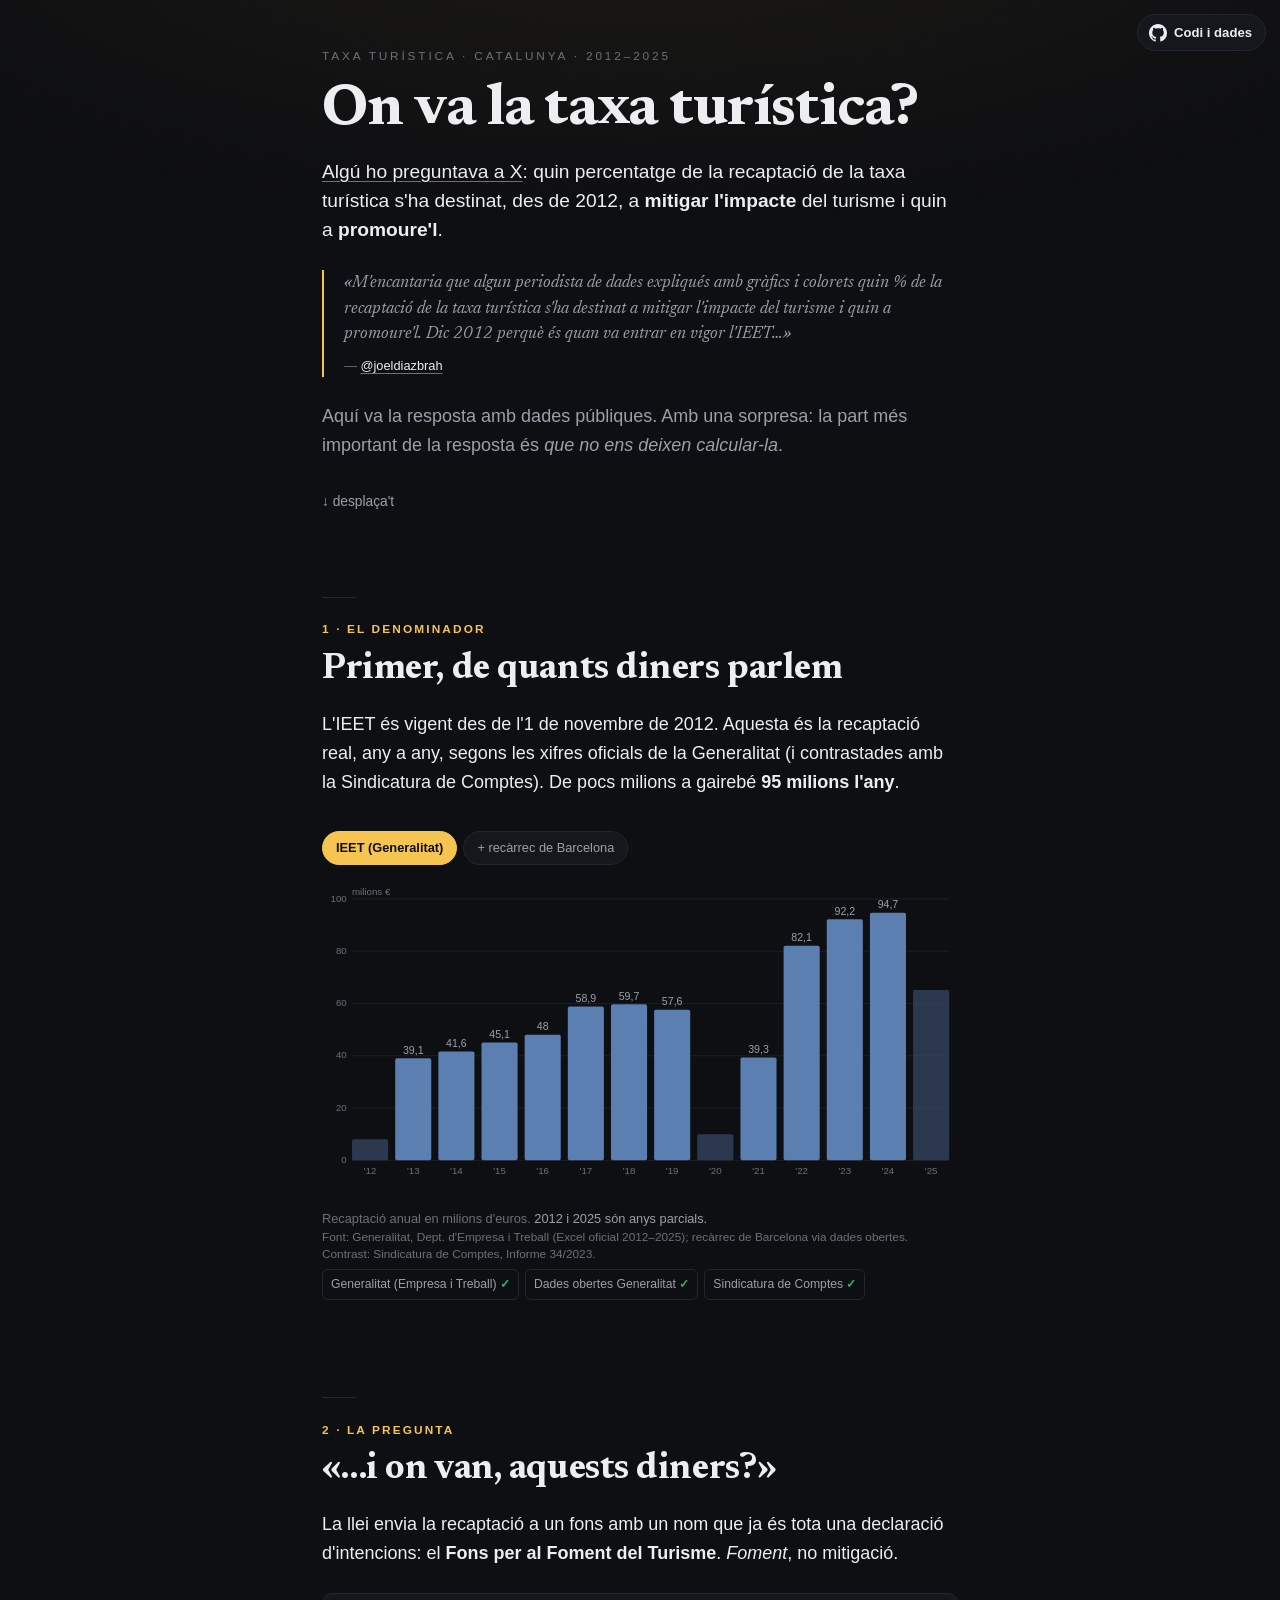
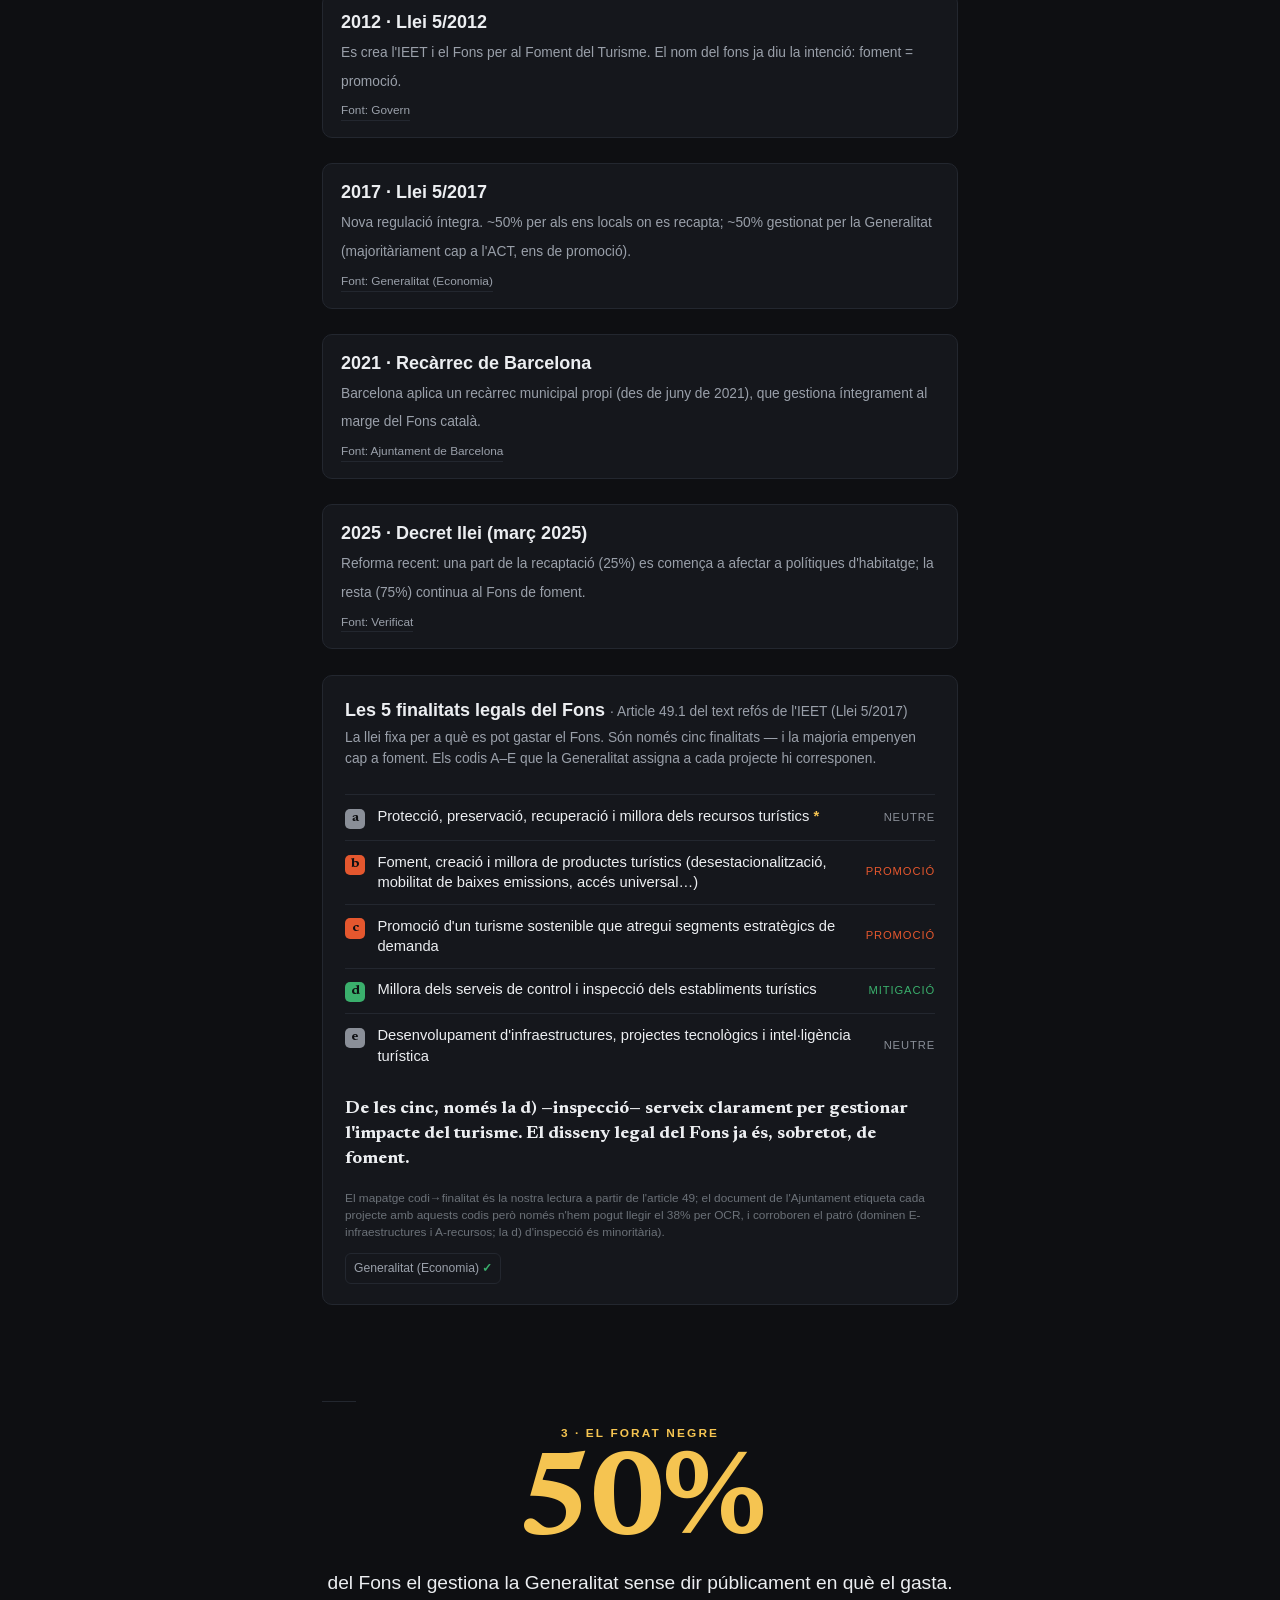
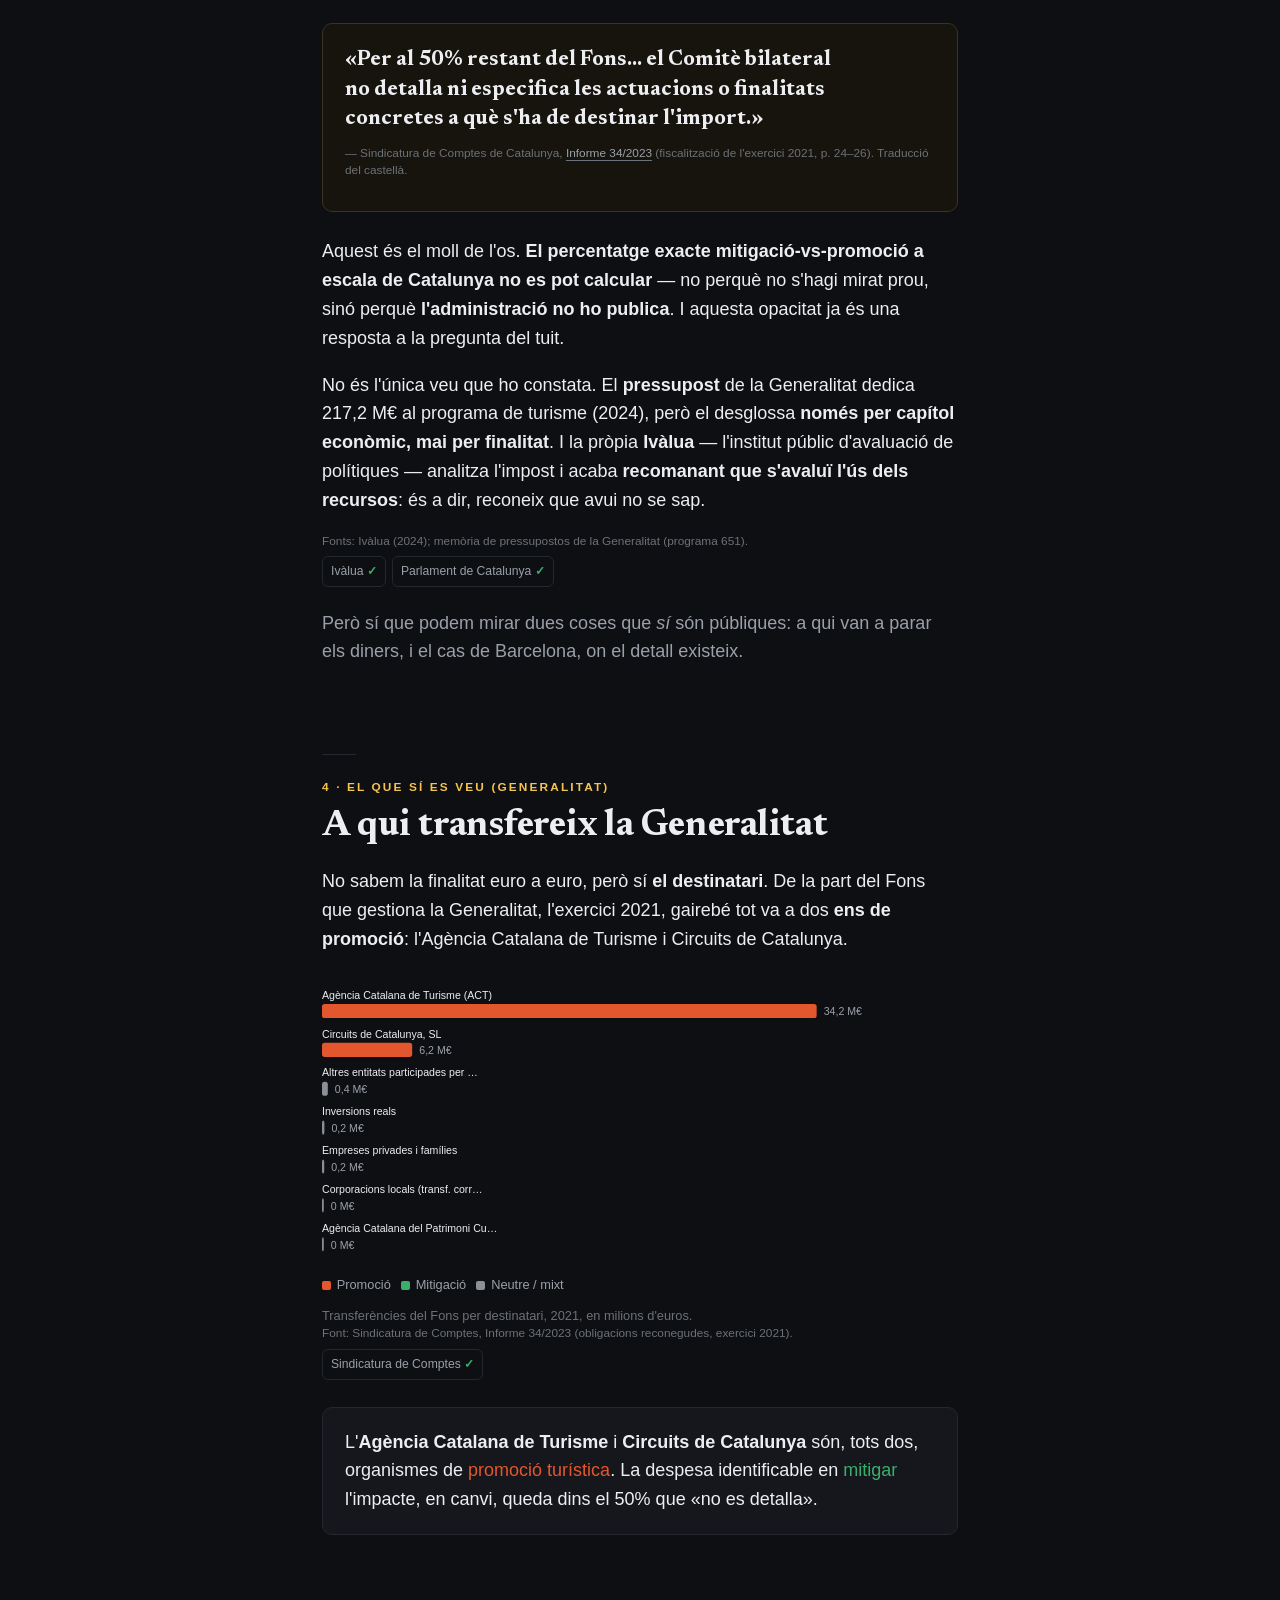
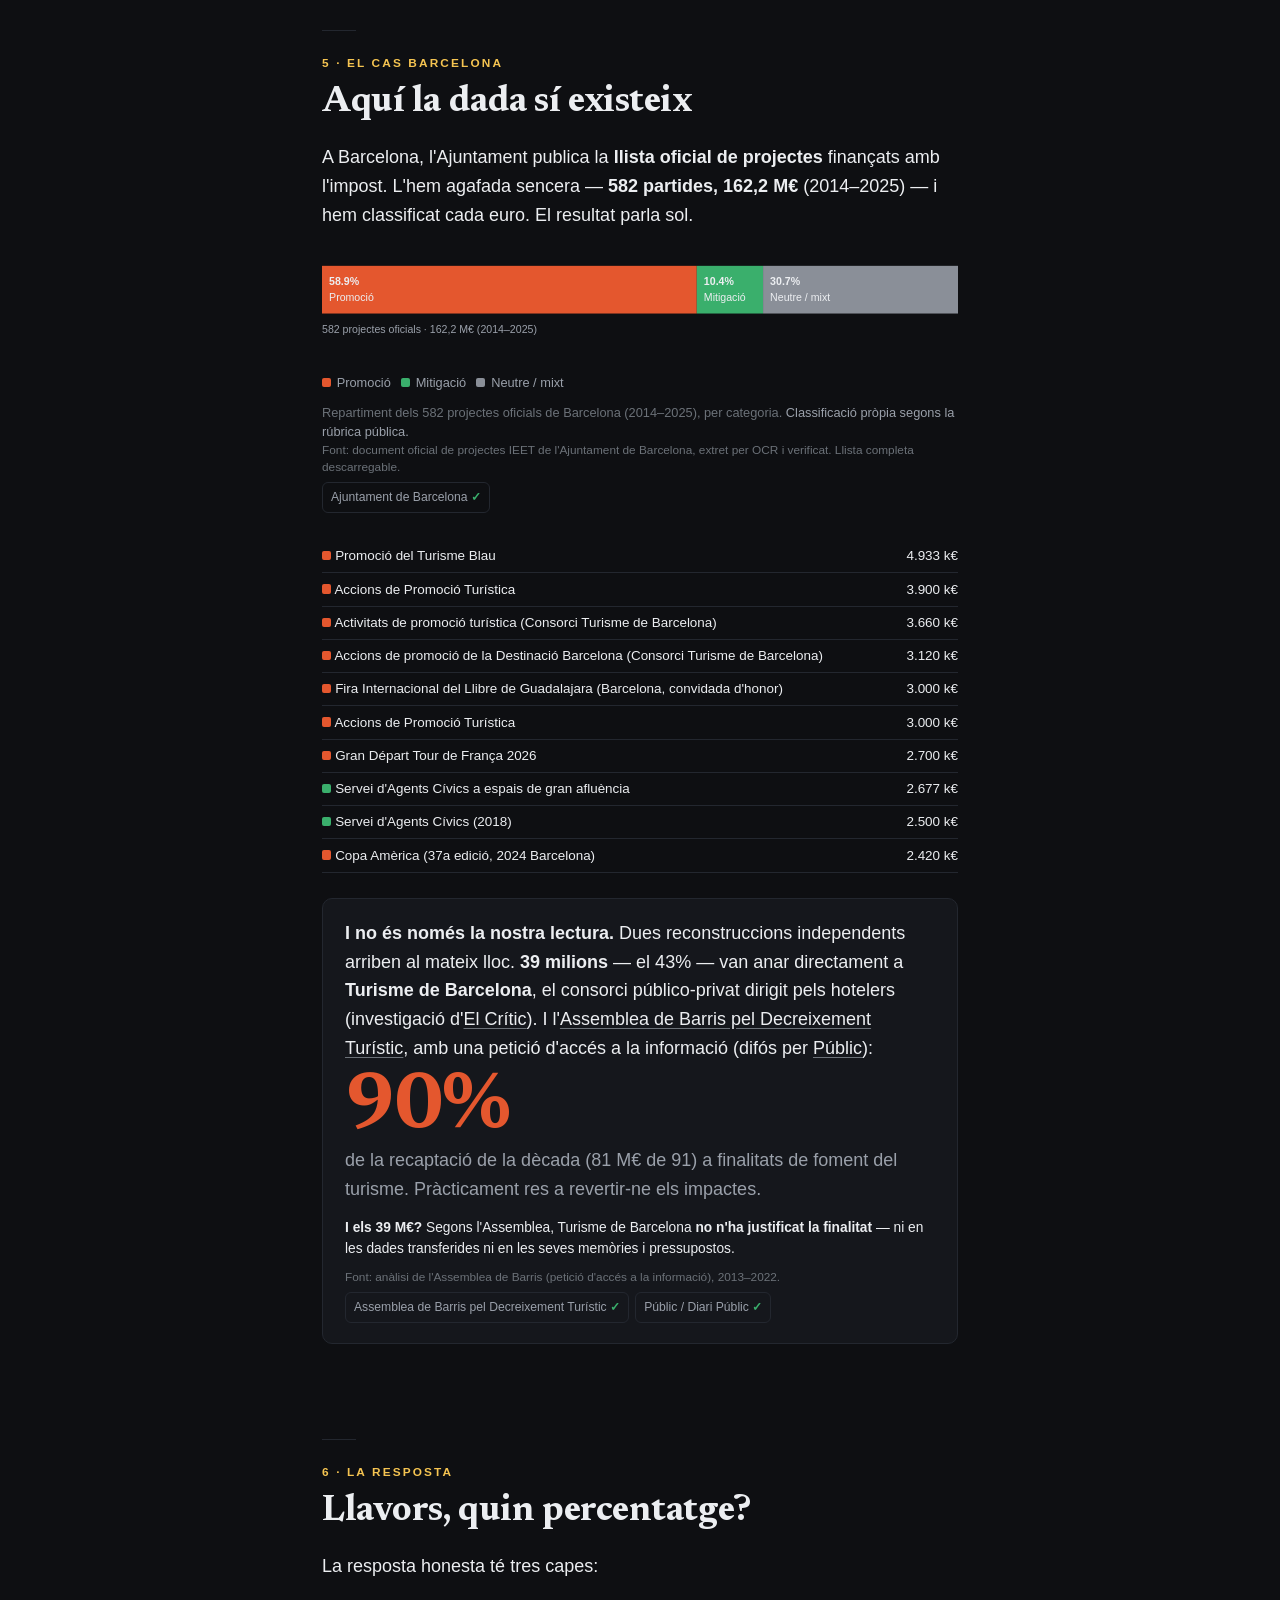
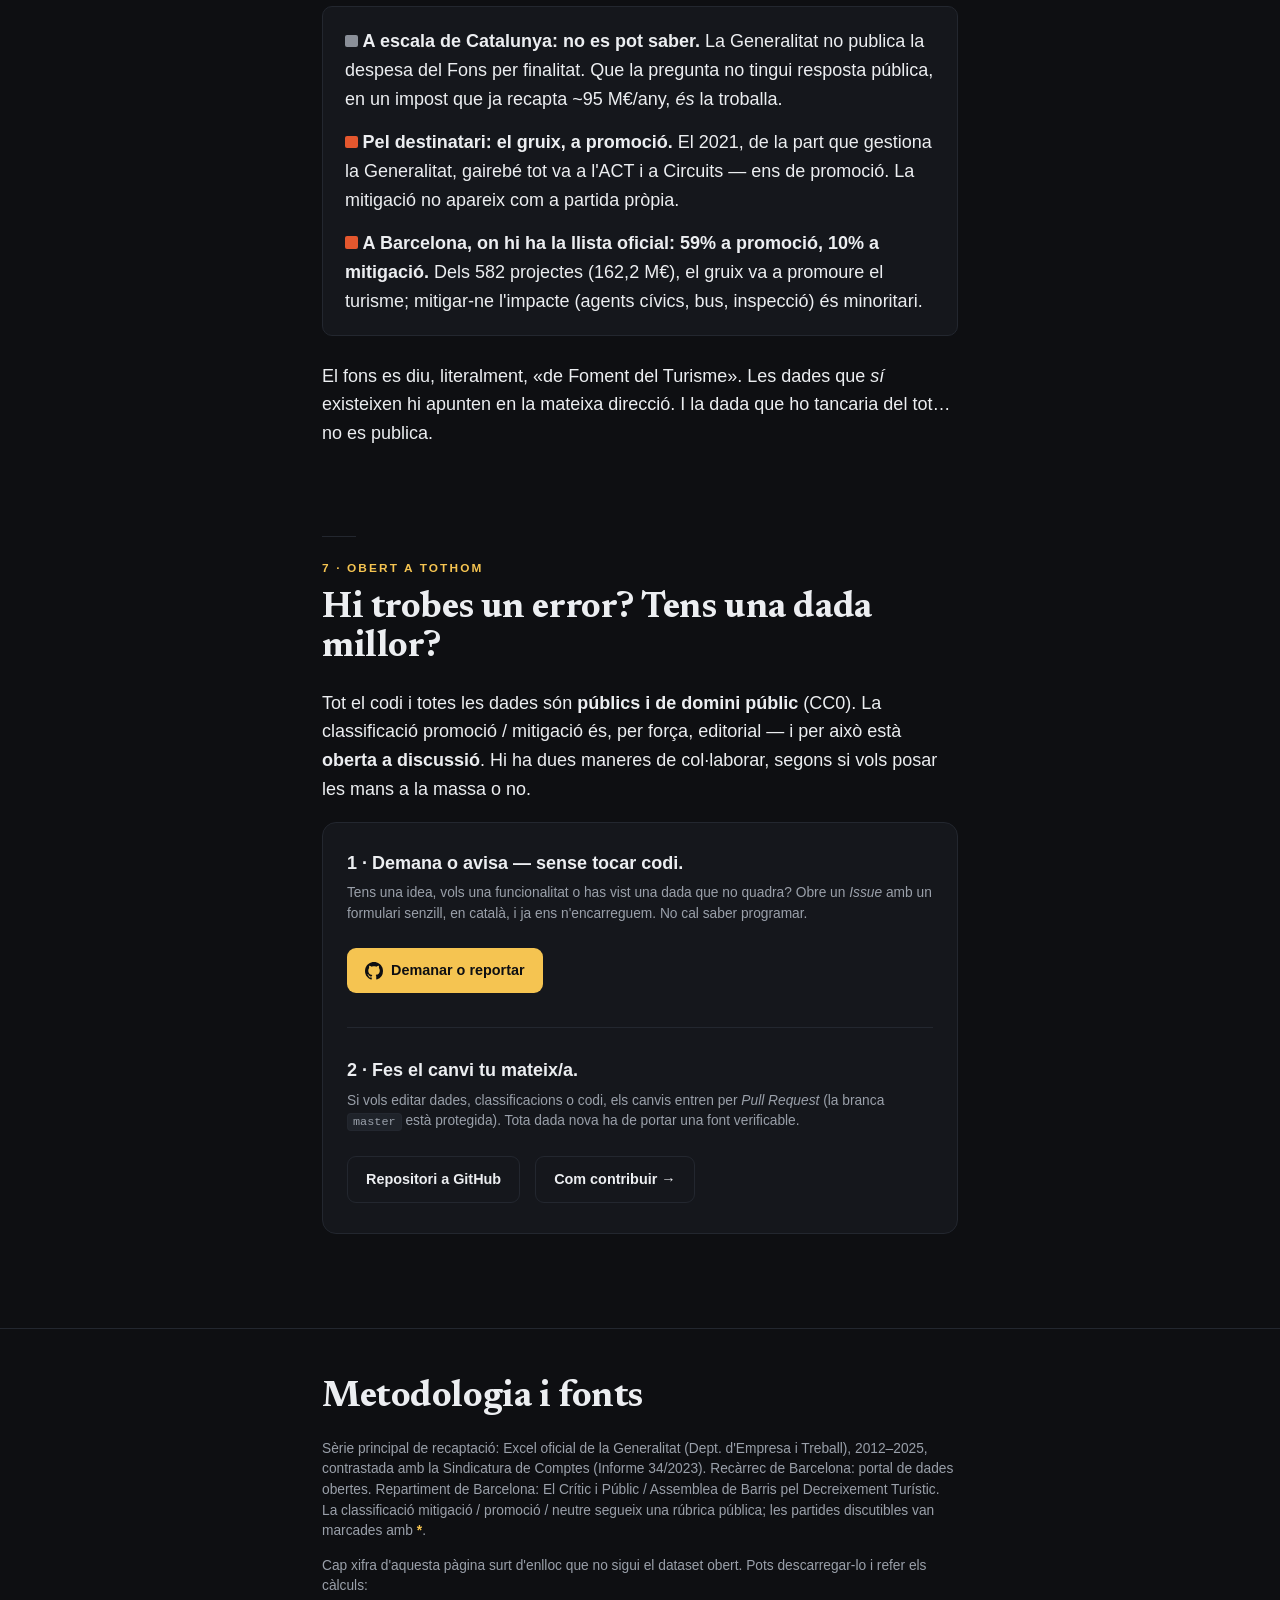
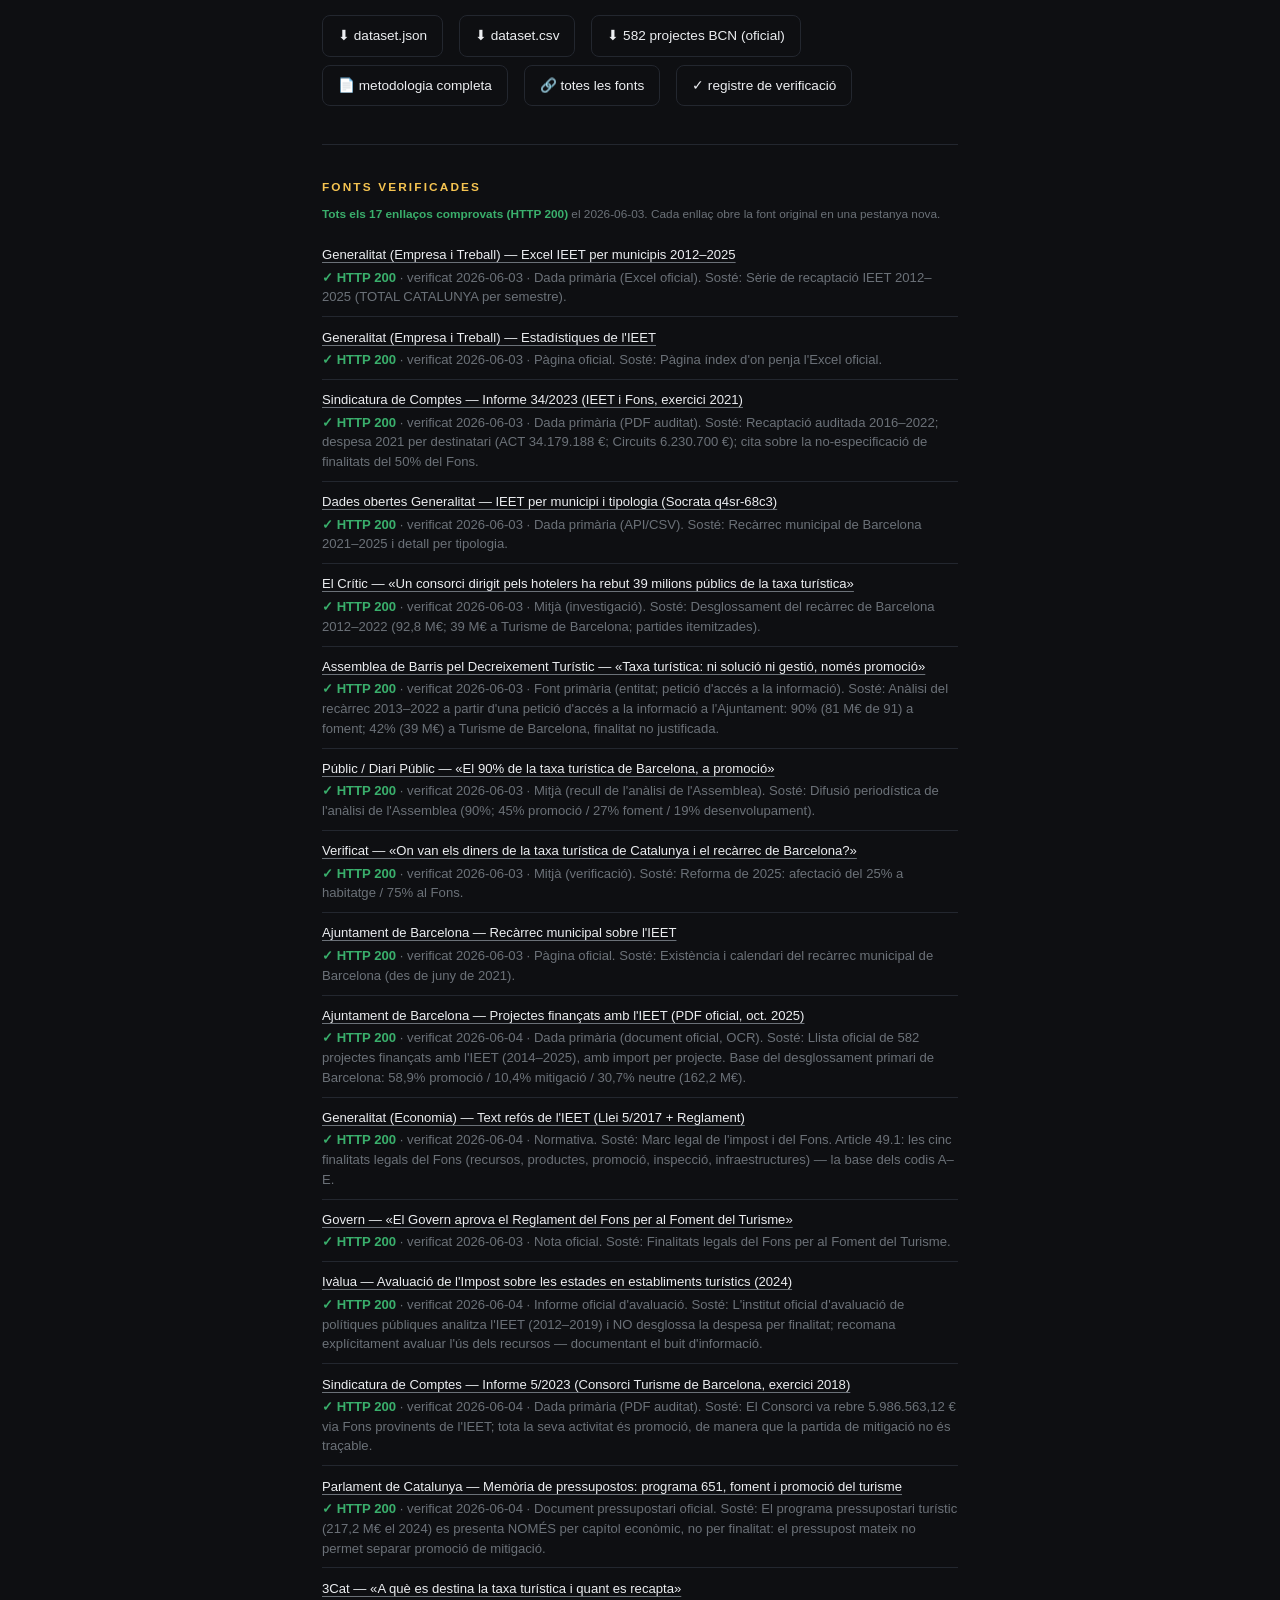
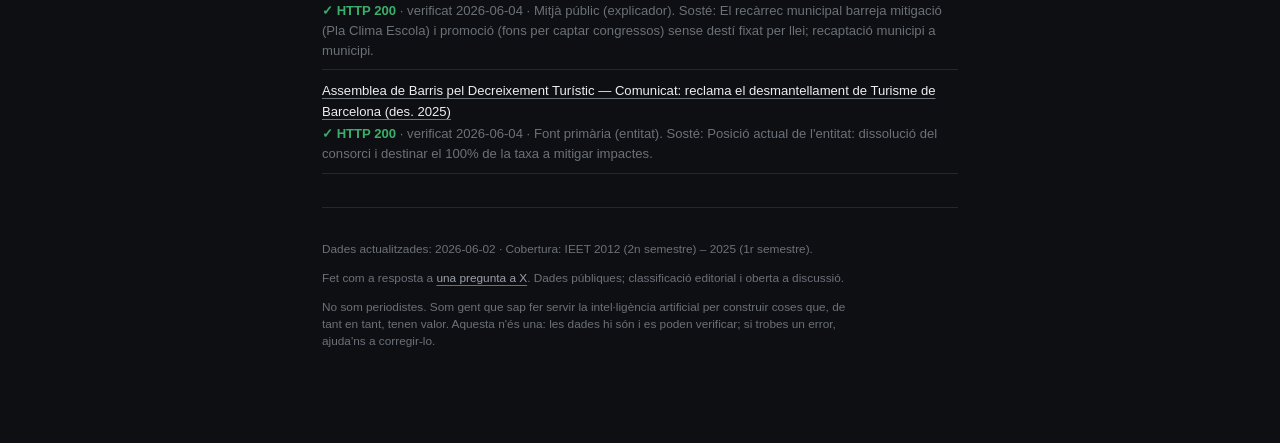
<file: index.html>
<!DOCTYPE html>
<html lang="ca">
<head>
<meta charset="utf-8">
<meta name="viewport" content="width=device-width, initial-scale=1">
<title>On va la taxa turística? · Catalunya 2012–2025</title>
<link rel="icon" type="image/svg+xml" href="favicon.svg">
<meta name="description" content="Quina part de la taxa turística catalana s'ha destinat a mitigar l'impacte del turisme i quina a promoure'l, des de 2012. Amb dades públiques i verificables.">
<meta property="og:title" content="On va la taxa turística?">
<meta property="og:description" content="Mitigar l'impacte del turisme o promoure'l? El que diuen — i el que amaguen — les dades públiques de la taxa turística catalana des de 2012.">
<meta property="og:type" content="website">
<meta name="twitter:card" content="summary_large_image">
<style>
@font-face{font-family:'Newsreader';font-style:italic;font-weight:400;font-display:swap;src:url([data-uri]) format('woff2')}
@font-face{font-family:'Newsreader';font-style:normal;font-weight:700;font-display:swap;src:url([data-uri]) format('woff2')}

  :root{
    --bg:#0e0f12; --panel:#15171c; --line:#23272f;
    --ink:#eceef1; --muted:#9aa0aa; --faint:#6b7178;
    --promo:#e4572e; --mitig:#3aaf6c; --neutre:#8a8f98;
    --accent:#f5c451;
    --serif:"Newsreader","Iowan Old Style","Palatino Linotype",Palatino,"Hoefler Text",Georgia,"Times New Roman",serif;
    --sans:-apple-system,BlinkMacSystemFont,"Segoe UI",Roboto,Helvetica,Arial,sans-serif;
    --maxw:680px;
    --sp:clamp(2.4rem,5.2vh,3.6rem);
  }
  *{box-sizing:border-box}
  html{scroll-behavior:smooth}
  body{
    margin:0;background:var(--bg);color:var(--ink);
    font-family:var(--sans);font-size:18px;line-height:1.6;
    font-feature-settings:"kern" 1;
    -webkit-font-smoothing:antialiased;text-rendering:optimizeLegibility;
  }
  body::before{content:"";position:fixed;inset:0;z-index:-1;pointer-events:none;
    background:radial-gradient(120% 60% at 50% -10%, rgba(245,196,81,.06), transparent 60%)}
  #progress{position:fixed;top:0;left:0;height:3px;width:0;background:var(--accent);z-index:50;transition:width .1s linear}
  .ghbtn{position:fixed;top:14px;right:14px;z-index:60;display:inline-flex;align-items:center;gap:7px;
    background:var(--panel);border:1px solid var(--line);border-radius:999px;padding:7px 13px 7px 11px;
    color:var(--ink);text-decoration:none;font-size:.82rem;font-weight:600;backdrop-filter:blur(6px)}
  .ghbtn:hover{border-color:var(--accent)}
  .ghbtn svg{width:18px;height:18px;fill:currentColor}
  @media (max-width:520px){ .ghbtn span{display:none} .ghbtn{padding:8px} }
  .contrib{background:var(--panel);border:1px solid var(--line);border-radius:14px;padding:26px 24px}
  .contrib .btnrow{margin-top:1.1em}
  .btn{display:inline-flex;align-items:center;gap:8px;margin:.3em 10px .3em 0;padding:11px 18px;border-radius:9px;
    text-decoration:none;font-size:.9rem;font-weight:600}
  .btn-primary{background:var(--accent);color:#0e0f12}
  .btn-ghost{background:transparent;color:var(--ink);border:1px solid var(--line)}
  .btn-ghost:hover{border-color:var(--accent)}
  .btn svg{width:18px;height:18px;fill:currentColor}
  .wrap{max-width:var(--maxw);margin:0 auto;padding:0 22px}
  section{padding:var(--sp) 0}
  /* filet editorial centrat entre seccions (no a la primera) */
  main > section + section > .wrap{position:relative}
  main > section + section > .wrap::before{
    content:"";position:absolute;top:calc(var(--sp) * -0.5);left:22px;width:34px;height:1px;background:var(--line)}
  .scene{opacity:0;transform:translateY(14px);transition:opacity .55s ease,transform .55s ease}
  .scene.in{opacity:1;transform:none}
  h1{font-family:var(--serif);font-weight:700;font-size:clamp(2.3rem,7.4vw,3.7rem);line-height:1.02;letter-spacing:-.018em;margin:.1em 0 .3em}
  h2{font-family:var(--serif);font-weight:700;font-size:clamp(1.55rem,4.6vw,2.25rem);line-height:1.1;letter-spacing:-.012em;margin:.1em 0 .55em}
  h3{font-size:.74rem;text-transform:uppercase;letter-spacing:.18em;color:var(--accent);font-weight:700;margin:0 0 .95em}
  p{margin:0 0 1em}
  .lede{font-size:1.2rem;line-height:1.5;color:var(--ink)}
  .muted{color:var(--muted)}
  .small{font-size:.86rem;line-height:1.5}
  a{color:var(--ink);text-decoration:underline;text-decoration-color:var(--faint);text-underline-offset:3px}
  a:hover{text-decoration-color:var(--accent)}
  .kicker{font-size:.74rem;text-transform:uppercase;letter-spacing:.24em;color:var(--faint);margin-bottom:1.2em}
  .tweet{border-left:2px solid var(--accent);padding:.1em 0 .1em 1.2em;margin:1.5em 0;color:var(--muted);font-style:italic;font-family:var(--serif);font-size:1.05rem;line-height:1.5}
  .tweet .cite{display:block;margin-top:.7em;font-style:normal;font-family:var(--sans);font-size:.8rem;color:var(--faint)}
  .big-stat{font-family:var(--serif);font-size:clamp(3.4rem,17vw,7.5rem);line-height:.86;font-weight:700;letter-spacing:-.03em;font-variant-numeric:lining-nums tabular-nums}
  .big-stat.promo{color:var(--promo)}
  .big-stat.hole{color:var(--accent)}
  .chip{display:inline-flex;align-items:center;gap:.45em;font-size:.8rem;color:var(--muted);margin:.2em .8em .2em 0}
  .dot{width:.7em;height:.7em;border-radius:2px;display:inline-block}
  figure{margin:1.5em 0}
  figcaption{font-size:.8rem;color:var(--faint);margin-top:.7em;line-height:1.45}
  .src{font-size:.74rem;color:var(--faint);line-height:1.45}
  .src a{color:var(--muted)}
  .callout{background:var(--panel);border:1px solid var(--line);border-radius:10px;padding:20px 22px;margin:1.4em 0}
  .callout.warn{border-color:#3a3320;background:#17140d}
  .quote{font-family:var(--serif);font-size:1.3rem;line-height:1.42;color:var(--ink);margin:.1em 0 .5em;text-wrap:balance}
  table.note{width:100%;border-collapse:collapse;font-size:.84rem;margin-top:.6em}
  table.note td{padding:.4em 0;border-bottom:1px solid var(--line);vertical-align:top}
  table.note td:last-child{text-align:right;white-space:nowrap;padding-left:14px;color:var(--ink);font-variant-numeric:lining-nums tabular-nums}
  .star{color:var(--accent);font-weight:700}
  svg{display:block;width:100%;height:auto;overflow:visible}
  .axis{fill:var(--faint);font-size:11px;font-family:var(--sans);font-variant-numeric:tabular-nums}
  .barlabel{fill:var(--ink);font-size:12px;font-family:var(--sans)}
  .barval{fill:var(--muted);font-size:12px;font-family:var(--sans);font-variant-numeric:tabular-nums}
  .legend{display:flex;flex-wrap:wrap;gap:2px 0;margin:.4em 0 0}
  .toggle{display:inline-flex;gap:6px;margin:.4em 0 1em;flex-wrap:wrap}
  .toggle button{background:var(--panel);color:var(--muted);border:1px solid var(--line);border-radius:999px;padding:6px 13px;font:inherit;font-size:.8rem;cursor:pointer}
  .toggle button[aria-pressed=true]{color:var(--bg);background:var(--accent);border-color:var(--accent);font-weight:600}
  .srcline{margin-top:.5em;font-size:.76rem;line-height:1.9}
  .srcline a{color:var(--muted);margin-right:.5em;border:1px solid var(--line);border-radius:6px;padding:3px 8px;text-decoration:none;white-space:nowrap;display:inline-block}
  .srcline a:hover{border-color:var(--accent);color:var(--ink)}
  .srcline a .ok{color:var(--mitig);font-weight:700}
  .fin{margin:1.4em 0 0}
  .fin-row{display:flex;gap:12px;align-items:baseline;padding:.6em 0;border-top:1px solid var(--line)}
  .fin-code{flex:none;width:1.5em;height:1.5em;border-radius:5px;display:inline-flex;align-items:center;justify-content:center;
    font-family:var(--serif);font-weight:700;font-size:.85rem;color:#0e0f12}
  .fin-txt{flex:1;font-size:.92rem;line-height:1.4}
  .fin-tag{flex:none;font-size:.7rem;text-transform:uppercase;letter-spacing:.08em;color:var(--muted);align-self:center}
  .fin-punch{margin-top:1.1em;font-family:var(--serif);font-size:1.12rem;line-height:1.4;color:var(--ink)}
  .regsrc{font-size:.74rem;margin-top:.5em;display:inline-block;color:var(--muted);text-decoration:none;border-bottom:1px solid var(--line)}
  .regsrc:hover{color:var(--ink);border-color:var(--accent)}
  .srclist{list-style:none;padding:0;margin:.4em 0 0;font-size:.82rem}
  .srclist li{padding:.7em 0;border-bottom:1px solid var(--line)}
  .srclist a{color:var(--ink)}
  .srclist .meta{color:var(--faint);display:block;margin-top:.2em;line-height:1.5}
  .ok{color:var(--mitig);font-weight:700}
  footer{padding:var(--sp) 0 9vh;color:var(--muted);font-size:.86rem;border-top:1px solid var(--line);margin-top:var(--sp)}
  footer h2{color:var(--ink)}
  .dl{display:inline-block;margin:.3em 12px .3em 0;padding:9px 15px;border:1px solid var(--line);border-radius:8px;text-decoration:none;color:var(--ink);font-size:.85rem}
  .dl:hover{border-color:var(--accent)}
  hr{border:0;border-top:1px solid var(--line);margin:2.4em 0}
  code{background:#1f232a;border:1px solid var(--line);border-radius:4px;padding:1px 5px;font-size:.86em}
  .anno{fill:var(--faint);font-size:10.5px}
  @media (max-width:520px){ body{font-size:17px} section{padding:7vh 0} }
</style>
</head>
<body>
<div id="progress"></div>
<a class="ghbtn" href="https://github.com/comlaterra/taxa-turistica-catalunya" target="_blank" rel="noopener noreferrer" aria-label="Veure el codi i les dades a GitHub">
  <svg viewBox="0 0 16 16" aria-hidden="true"><path d="M8 0C3.58 0 0 3.58 0 8c0 3.54 2.29 6.53 5.47 7.59.4.07.55-.17.55-.38 0-.19-.01-.82-.01-1.49-2.01.37-2.53-.49-2.69-.94-.09-.23-.48-.94-.82-1.13-.28-.15-.68-.52-.01-.53.63-.01 1.08.58 1.23.82.72 1.21 1.87.87 2.33.66.07-.52.28-.87.51-1.07-1.78-.2-3.64-.89-3.64-3.95 0-.87.31-1.59.82-2.15-.08-.2-.36-1.02.08-2.12 0 0 .67-.21 2.2.82.64-.18 1.32-.27 2-.27.68 0 1.36.09 2 .27 1.53-1.04 2.2-.82 2.2-.82.44 1.1.16 1.92.08 2.12.51.56.82 1.27.82 2.15 0 3.07-1.87 3.75-3.65 3.95.29.25.54.73.54 1.48 0 1.07-.01 1.93-.01 2.2 0 .21.15.46.55.38A8.013 8.013 0 0016 8c0-4.42-3.58-8-8-8z"/></svg>
  <span>Codi i dades</span>
</a>

<main>
  <section id="intro">
    <div class="wrap scene in">
      <div class="kicker">Taxa turística · Catalunya · 2012–2025</div>
      <h1>On va la taxa turística?</h1>
      <p class="lede"><a href="https://x.com/joeldiazbrah/status/2061476681865384081"
      target="_blank" rel="noopener noreferrer">Algú ho preguntava a X</a>: quin percentatge de la
      recaptació de la taxa turística s'ha destinat, des de 2012, a <strong>mitigar
      l'impacte</strong> del turisme i quin a <strong>promoure'l</strong>.</p>
      <div class="tweet">«M'encantaria que algun periodista de dades expliqués amb gràfics i
      colorets quin % de la recaptació de la taxa turística s'ha destinat a mitigar l'impacte del
      turisme i quin a promoure'l. Dic 2012 perquè és quan va entrar en vigor l'IEET…»
      <span class="cite">— <a href="https://x.com/joeldiazbrah/status/2061476681865384081"
      target="_blank" rel="noopener noreferrer">@joeldiazbrah</a></span></div>
      <p class="muted">Aquí va la resposta amb dades públiques. Amb una sorpresa: la part més
      important de la resposta és <em>que no ens deixen calcular-la</em>.</p>
      <p class="small muted" style="margin-top:2.4em">↓ desplaça't</p>
    </div>
  </section>

  <section id="recaptacio">
    <div class="wrap">
      <div class="scene"><h3>1 · El denominador</h3>
      <h2>Primer, de quants diners parlem</h2>
      <p>L'IEET és vigent des de l'1 de novembre de 2012. Aquesta és la recaptació real, any a
      any, segons les xifres oficials de la Generalitat (i contrastades amb la Sindicatura de
      Comptes). De pocs milions a gairebé <strong>95 milions l'any</strong>.</p>
      </div>
      <figure class="scene">
        <div class="toggle" id="recToggle">
          <button data-mode="ieet" aria-pressed="true">IEET (Generalitat)</button>
          <button data-mode="both" aria-pressed="false">+ recàrrec de Barcelona</button>
        </div>
        <div id="chart-recaptacio"></div>
        <figcaption>Recaptació anual en milions d'euros. <span class="muted">2012 i 2025 són anys
        parcials.</span></figcaption>
        <div class="src" data-src="excel_gencat,socrata_q4sr,sindicatura_34_2023">Font: Generalitat,
        Dept. d'Empresa i Treball (Excel oficial 2012–2025); recàrrec de Barcelona via dades
        obertes. Contrast: Sindicatura de Comptes, Informe 34/2023.</div>
      </figure>
    </div>
  </section>

  <section id="pregunta">
    <div class="wrap scene">
      <h3>2 · La pregunta</h3>
      <h2>«…i on van, aquests diners?»</h2>
      <p>La llei envia la recaptació a un fons amb un nom que ja és tota una declaració
      d'intencions: el <strong>Fons per al Foment del Turisme</strong>. <em>Foment</em>, no
      mitigació.</p>
      <div id="regimes"></div>
      <div id="finalitats" class="scene"></div>
    </div>
  </section>

  <section id="forat">
    <div class="wrap">
      <div class="scene" style="text-align:center">
        <h3 style="color:var(--accent)">3 · El forat negre</h3>
        <div class="big-stat hole">50%</div>
        <p class="lede" style="margin-top:.6em">del Fons el gestiona la Generalitat sense dir
        públicament en què el gasta.</p>
      </div>
      <div class="scene callout warn">
        <p class="quote">«Per al 50% restant del Fons… el Comitè bilateral <strong>no detalla ni
        especifica les actuacions o finalitats concretes</strong> a què s'ha de destinar
        l'import.»</p>
        <p class="src">— Sindicatura de Comptes de Catalunya, <a
        href="https://www.sindicatura.cat/documents/36414/85841/2023_34_es.pdf" target="_blank"
        rel="noopener noreferrer">Informe 34/2023</a> (fiscalització de l'exercici 2021, p. 24–26).
        Traducció del castellà.</p>
      </div>
      <div class="scene">
        <p>Aquest és el moll de l'os. <strong>El percentatge exacte mitigació-vs-promoció a
        escala de Catalunya no es pot calcular</strong> — no perquè no s'hagi mirat prou, sinó
        perquè <strong>l'administració no ho publica</strong>. I aquesta opacitat ja és una
        resposta a la pregunta del tuit.</p>
        <p>No és l'única veu que ho constata. El <strong>pressupost</strong> de la Generalitat
        dedica 217,2 M€ al programa de turisme (2024), però el desglossa <strong>només per capítol
        econòmic, mai per finalitat</strong>. I la pròpia <strong>Ivàlua</strong> — l'institut
        públic d'avaluació de polítiques — analitza l'impost i acaba <strong>recomanant que
        s'avaluï l'ús dels recursos</strong>: és a dir, reconeix que avui no se sap.</p>
        <div class="src" data-src="ivalua_ieet,pressupost_651">Fonts: Ivàlua (2024); memòria de
        pressupostos de la Generalitat (programa 651).</div>
        <p class="muted" style="margin-top:1.2em">Però sí que podem mirar dues coses que <em>sí</em>
        són públiques: a qui van a parar els diners, i el cas de Barcelona, on el detall existeix.</p>
      </div>
    </div>
  </section>

  <section id="proxy">
    <div class="wrap">
      <div class="scene"><h3>4 · El que sí es veu (Generalitat)</h3>
      <h2>A qui transfereix la Generalitat</h2>
      <p>No sabem la finalitat euro a euro, però sí <strong>el destinatari</strong>. De la part
      del Fons que gestiona la Generalitat, l'exercici 2021, gairebé tot va a dos
      <strong>ens de promoció</strong>: l'Agència Catalana de Turisme i Circuits de
      Catalunya.</p>
      </div>
      <figure class="scene">
        <div id="chart-distribucio"></div>
        <div class="legend" id="legend-cats"></div>
        <figcaption>Transferències del Fons per destinatari, 2021, en milions d'euros.</figcaption>
        <div class="src" data-src="sindicatura_34_2023">Font: Sindicatura de Comptes, Informe
        34/2023 (obligacions reconegudes, exercici 2021).</div>
      </figure>
      <div class="scene callout">
        <p style="margin:0">L'<strong>Agència Catalana de Turisme</strong> i <strong>Circuits de
        Catalunya</strong> són, tots dos, organismes de <span style="color:var(--promo)">promoció
        turística</span>. La despesa identificable en <span
        style="color:var(--mitig)">mitigar</span> l'impacte, en canvi, queda dins el 50% que «no
        es detalla».</p>
      </div>
    </div>
  </section>

  <section id="barcelona">
    <div class="wrap">
      <div class="scene"><h3>5 · El cas Barcelona</h3>
      <h2>Aquí la dada sí existeix</h2>
      <p>A Barcelona, l'Ajuntament publica la <strong>llista oficial de projectes</strong>
      finançats amb l'impost. L'hem agafada sencera — <strong>582 partides, 162,2 M€</strong>
      (2014–2025) — i hem classificat cada euro. El resultat parla sol.</p>
      </div>
      <figure class="scene">
        <div id="chart-bcn"></div>
        <div class="legend" id="legend-cats2"></div>
        <figcaption>Repartiment dels 582 projectes oficials de Barcelona (2014–2025), per
        categoria. <span class="muted">Classificació pròpia segons la rúbrica pública.</span></figcaption>
        <div class="src" data-src="bcn_projects_pdf">Font: document oficial de projectes IEET de
        l'Ajuntament de Barcelona, extret per OCR i verificat. Llista completa descarregable.</div>
      </figure>
      <div class="scene">
        <table class="note" id="bcn-table"></table>
      </div>
      <div class="scene callout">
        <p style="margin:0 0 .6em"><strong>I no és només la nostra lectura.</strong> Dues
        reconstruccions independents arriben al mateix lloc. <strong>39 milions</strong> —
        el 43% — van anar directament a <strong>Turisme de Barcelona</strong>, el consorci
        público-privat dirigit pels hotelers (investigació d'<a
        href="https://www.elcritic.cat/investigacio/un-consorci-dirigit-pels-hotelers-ha-rebut-39-milions-publics-de-la-taxa-turistica-195808"
        target="_blank" rel="noopener noreferrer">El Crític</a>). I l'<a href="https://assembleabarris.wordpress.com/2024/03/20/taxa-turistica-ni-solucio-ni-gestio-nomes-promocio-i-financament-de-turisme-de-barcelona/"
        target="_blank" rel="noopener noreferrer">Assemblea de Barris pel Decreixement
        Turístic</a>, amb una petició d'accés a la informació (difós per <a
        href="https://www.diaripublic.cat/90-recaptacio-taxa-turistica-barcelona-els-darrers-10-anys-s-destinat-promocio-turisme.html"
        target="_blank" rel="noopener noreferrer">Públic</a>):</p>
        <div class="big-stat promo" style="font-size:clamp(2.4rem,12vw,5rem)">90%</div>
        <p class="muted" style="margin:.2em 0 .8em">de la recaptació de la dècada (81 M€ de 91) a
        finalitats de foment del turisme. Pràcticament res a revertir-ne els impactes.</p>
        <p class="small" style="margin:0"><strong>I els 39 M€?</strong> Segons l'Assemblea,
        Turisme de Barcelona <strong>no n'ha justificat la finalitat</strong> — ni en les dades
        transferides ni en les seves memòries i pressupostos.</p>
        <div class="src" data-src="assemblea_abdt,diaripublic" style="margin-top:.8em">Font:
        anàlisi de l'Assemblea de Barris (petició d'accés a la informació), 2013–2022.</div>
      </div>
    </div>
  </section>

  <section id="conclusio">
    <div class="wrap scene">
      <h3>6 · La resposta</h3>
      <h2>Llavors, quin percentatge?</h2>
      <p>La resposta honesta té tres capes:</p>
      <div class="callout">
        <p style="margin:0 0 .8em"><span class="dot" style="background:var(--neutre)"></span>
        <strong>A escala de Catalunya: no es pot saber.</strong> La Generalitat no publica la
        despesa del Fons per finalitat. Que la pregunta no tingui resposta pública, en un impost
        que ja recapta ~95 M€/any, <em>és</em> la troballa.</p>
        <p style="margin:0 0 .8em"><span class="dot" style="background:var(--promo)"></span>
        <strong>Pel destinatari: el gruix, a promoció.</strong> El 2021, de la part que gestiona
        la Generalitat, gairebé tot va a l'ACT i a Circuits — ens de promoció. La mitigació no
        apareix com a partida pròpia.</p>
        <p style="margin:0"><span class="dot" style="background:var(--promo)"></span>
        <strong>A Barcelona, on hi ha la llista oficial: 59% a promoció, 10% a mitigació.</strong>
        Dels 582 projectes (162,2 M€), el gruix va a promoure el turisme; mitigar-ne l'impacte
        (agents cívics, bus, inspecció) és minoritari.</p>
      </div>
      <p>El fons es diu, literalment, «de Foment del Turisme». Les dades que <em>sí</em> existeixen
      hi apunten en la mateixa direcció. I la dada que ho tancaria del tot… no es publica.</p>
    </div>
  </section>

  <section id="contribueix">
    <div class="wrap scene">
      <h3>7 · Obert a tothom</h3>
      <h2>Hi trobes un error? Tens una dada millor?</h2>
      <p>Tot el codi i totes les dades són <strong>públics i de domini públic</strong> (CC0). La
      classificació promoció / mitigació és, per força, editorial — i per això està
      <strong>oberta a discussió</strong>. Hi ha dues maneres de col·laborar, segons si vols posar
      les mans a la massa o no.</p>
      <div class="contrib">
        <p style="margin:0 0 .3em"><strong>1 · Demana o avisa — sense tocar codi.</strong></p>
        <p class="small muted" style="margin:0">Tens una idea, vols una funcionalitat o has vist
        una dada que no quadra? Obre un <em>Issue</em> amb un formulari senzill, en català, i ja
        ens n'encarreguem. No cal saber programar.</p>
        <div class="btnrow">
          <a class="btn btn-primary" href="https://github.com/comlaterra/taxa-turistica-catalunya/issues/new/choose" target="_blank" rel="noopener noreferrer">
            <svg viewBox="0 0 16 16" aria-hidden="true"><path d="M8 0C3.58 0 0 3.58 0 8c0 3.54 2.29 6.53 5.47 7.59.4.07.55-.17.55-.38 0-.19-.01-.82-.01-1.49-2.01.37-2.53-.49-2.69-.94-.09-.23-.48-.94-.82-1.13-.28-.15-.68-.52-.01-.53.63-.01 1.08.58 1.23.82.72 1.21 1.87.87 2.33.66.07-.52.28-.87.51-1.07-1.78-.2-3.64-.89-3.64-3.95 0-.87.31-1.59.82-2.15-.08-.2-.36-1.02.08-2.12 0 0 .67-.21 2.2.82.64-.18 1.32-.27 2-.27.68 0 1.36.09 2 .27 1.53-1.04 2.2-.82 2.2-.82.44 1.1.16 1.92.08 2.12.51.56.82 1.27.82 2.15 0 3.07-1.87 3.75-3.65 3.95.29.25.54.73.54 1.48 0 1.07-.01 1.93-.01 2.2 0 .21.15.46.55.38A8.013 8.013 0 0016 8c0-4.42-3.58-8-8-8z"/></svg>
            Demanar o reportar
          </a>
        </div>
        <hr style="margin:1.6em 0">
        <p style="margin:0 0 .3em"><strong>2 · Fes el canvi tu mateix/a.</strong></p>
        <p class="small muted" style="margin:0">Si vols editar dades, classificacions o codi, els
        canvis entren per <em>Pull Request</em> (la branca <code>master</code> està protegida).
        Tota dada nova ha de portar una font verificable.</p>
        <div class="btnrow">
          <a class="btn btn-ghost" href="https://github.com/comlaterra/taxa-turistica-catalunya" target="_blank" rel="noopener noreferrer">Repositori a GitHub</a>
          <a class="btn btn-ghost" href="https://github.com/comlaterra/taxa-turistica-catalunya/blob/master/CONTRIBUTING.md" target="_blank" rel="noopener noreferrer">Com contribuir →</a>
        </div>
      </div>
    </div>
  </section>

  <footer>
    <div class="wrap">
      <h2>Metodologia i fonts</h2>
      <p class="small">Sèrie principal de recaptació: Excel oficial de la Generalitat (Dept.
      d'Empresa i Treball), 2012–2025, contrastada amb la Sindicatura de Comptes (Informe
      34/2023). Recàrrec de Barcelona: portal de dades obertes. Repartiment de Barcelona: El
      Crític i Públic / Assemblea de Barris pel Decreixement Turístic. La classificació
      mitigació / promoció / neutre segueix una rúbrica pública; les partides discutibles van
      marcades amb <span class="star">*</span>.</p>
      <p class="small">Cap xifra d'aquesta pàgina surt d'enlloc que no sigui el dataset obert.
      Pots descarregar-lo i refer els càlculs:</p>
      <p>
        <a class="dl" href="data/dataset.json">⬇ dataset.json</a>
        <a class="dl" href="data/dataset.csv">⬇ dataset.csv</a>
        <a class="dl" href="data/bcn_projectes_oficial.json">⬇ 582 projectes BCN (oficial)</a>
        <a class="dl" href="METODOLOGIA.md">📄 metodologia completa</a>
        <a class="dl" href="data/fonts.md">🔗 totes les fonts</a>
        <a class="dl" href="data/verificacio.md">✓ registre de verificació</a>
      </p>
      <hr>
      <h3 style="margin-bottom:.8em">Fonts verificades</h3>
      <p class="src" id="verified-note"></p>
      <ul id="source-list" class="srclist"></ul>
      <hr>
      <p class="src" id="updated"></p>
      <p class="src">Fet com a resposta a <a href="https://x.com/joeldiazbrah/status/2061476681865384081"
      target="_blank" rel="noopener noreferrer">una pregunta a X</a>. Dades públiques; classificació
      editorial i oberta a discussió.</p>
      <p class="src" style="margin-top:1em;max-width:46em">No som periodistes. Som gent que sap fer
      servir la intel·ligència artificial per construir coses que, de tant en tant, tenen valor.
      Aquesta n'és una: les dades hi són i es poden verificar; si trobes un error, ajuda'ns a
      corregir-lo.</p>
    </div>
  </footer>
</main>

<script id="dataset" type="application/json">{"meta":{"title":"On va la taxa turística?","subtitle":"Quina part de la taxa turística catalana s'ha destinat a mitigar l'impacte del turisme i quina a promoure'l, des de 2012.","data_updated":"2026-06-02","coverage":"IEET 2012 (2n semestre) – 2025 (1r semestre)","currency":"EUR","note_global":"L'IEET (Impost sobre les Estades en Establiments Turístics) és vigent des de l'1 de novembre de 2012 (Llei 5/2012, després Llei 5/2017). La recaptació és pública i auditada. La despesa per FINALITAT (mitigació vs promoció) a nivell Generalitat NO es publica de forma desglossada: ho confirma la pròpia Sindicatura de Comptes. Per això el % exacte no és calculable a escala catalana; només es pot reconstruir per a Barcelona, on el recàrrec municipal sí es detalla."},"sources":{"excel_gencat":{"label":"Generalitat (Empresa i Treball) — Excel IEET per municipis 2012–2025","url":"https://empresa.gencat.cat/web/.content/20_-_turisme/coneixement_i_planificacio/estadistiques/IEET/Cataluna/arxius/Informe-IEET-municipis-2012-2025.xlsx","kind":"Dada primària (Excel oficial)","http":200,"verified":"2026-06-03","backs":"Sèrie de recaptació IEET 2012–2025 (TOTAL CATALUNYA per semestre)."},"empresa_estadistiques":{"label":"Generalitat (Empresa i Treball) — Estadístiques de l'IEET","url":"https://empresa.gencat.cat/ca/treb_ambits_actuacio/turisme/professionals_turisme/emo_impost_establiments_turistics/estadistiques/","kind":"Pàgina oficial","http":200,"verified":"2026-06-03","backs":"Pàgina índex d'on penja l'Excel oficial."},"sindicatura_34_2023":{"label":"Sindicatura de Comptes — Informe 34/2023 (IEET i Fons, exercici 2021)","url":"https://www.sindicatura.cat/documents/36414/85841/2023_34_es.pdf","kind":"Dada primària (PDF auditat)","http":200,"verified":"2026-06-03","backs":"Recaptació auditada 2016–2022; despesa 2021 per destinatari (ACT 34.179.188 €; Circuits 6.230.700 €); cita sobre la no-especificació de finalitats del 50% del Fons."},"socrata_q4sr":{"label":"Dades obertes Generalitat — IEET per municipi i tipologia (Socrata q4sr-68c3)","url":"https://analisi.transparenciacatalunya.cat/Hisenda/Impost-sobre-les-Estades-en-Establiments-Tur-stics/q4sr-68c3","kind":"Dada primària (API/CSV)","http":200,"verified":"2026-06-03","backs":"Recàrrec municipal de Barcelona 2021–2025 i detall per tipologia."},"elcritic":{"label":"El Crític — «Un consorci dirigit pels hotelers ha rebut 39 milions públics de la taxa turística»","url":"https://www.elcritic.cat/investigacio/un-consorci-dirigit-pels-hotelers-ha-rebut-39-milions-publics-de-la-taxa-turistica-195808","kind":"Mitjà (investigació)","http":200,"verified":"2026-06-03","backs":"Desglossament del recàrrec de Barcelona 2012–2022 (92,8 M€; 39 M€ a Turisme de Barcelona; partides itemitzades)."},"assemblea_abdt":{"label":"Assemblea de Barris pel Decreixement Turístic — «Taxa turística: ni solució ni gestió, només promoció»","url":"https://assembleabarris.wordpress.com/2024/03/20/taxa-turistica-ni-solucio-ni-gestio-nomes-promocio-i-financament-de-turisme-de-barcelona/","kind":"Font primària (entitat; petició d'accés a la informació)","http":200,"verified":"2026-06-03","backs":"Anàlisi del recàrrec 2013–2022 a partir d'una petició d'accés a la informació a l'Ajuntament: 90% (81 M€ de 91) a foment; 42% (39 M€) a Turisme de Barcelona, finalitat no justificada."},"diaripublic":{"label":"Públic / Diari Públic — «El 90% de la taxa turística de Barcelona, a promoció»","url":"https://www.diaripublic.cat/90-recaptacio-taxa-turistica-barcelona-els-darrers-10-anys-s-destinat-promocio-turisme.html","kind":"Mitjà (recull de l'anàlisi de l'Assemblea)","http":200,"verified":"2026-06-03","backs":"Difusió periodística de l'anàlisi de l'Assemblea (90%; 45% promoció / 27% foment / 19% desenvolupament)."},"verificat":{"label":"Verificat — «On van els diners de la taxa turística de Catalunya i el recàrrec de Barcelona?»","url":"https://www.verificat.cat/on-van-els-diners-de-la-taxa-turistica-de-catalunya-i-el-recarrec-de-barcelona/","kind":"Mitjà (verificació)","http":200,"verified":"2026-06-03","backs":"Reforma de 2025: afectació del 25% a habitatge / 75% al Fons."},"bcn_surcharge":{"label":"Ajuntament de Barcelona — Recàrrec municipal sobre l'IEET","url":"https://ajuntament.barcelona.cat/turisme/en/tourism-barcelona/projects/municipal-surcharge-ieet","kind":"Pàgina oficial","http":200,"verified":"2026-06-03","backs":"Existència i calendari del recàrrec municipal de Barcelona (des de juny de 2021)."},"bcn_projects_pdf":{"label":"Ajuntament de Barcelona — Projectes finançats amb l'IEET (PDF oficial, oct. 2025)","url":"https://ajuntament.barcelona.cat/turisme/sites/default/files/2025-10/Projectes%20IEET%20fins%20a%2020251016.pdf","kind":"Dada primària (document oficial, OCR)","http":200,"verified":"2026-06-04","backs":"Llista oficial de 582 projectes finançats amb l'IEET (2014–2025), amb import per projecte. Base del desglossament primari de Barcelona: 58,9% promoció / 10,4% mitigació / 30,7% neutre (162,2 M€)."},"ieet_refos":{"label":"Generalitat (Economia) — Text refós de l'IEET (Llei 5/2017 + Reglament)","url":"https://economia.gencat.cat/web/.content/70_tributs/Normativa/Refoses/IEET.pdf","kind":"Normativa","http":200,"verified":"2026-06-04","backs":"Marc legal de l'impost i del Fons. Article 49.1: les cinc finalitats legals del Fons (recursos, productes, promoció, inspecció, infraestructures) — la base dels codis A–E."},"govern_reglament":{"label":"Govern — «El Govern aprova el Reglament del Fons per al Foment del Turisme»","url":"https://govern.cat/salapremsa/notes-premsa/196648/govern-aprova-reglament-del-fons-al-foment-del-turisme","kind":"Nota oficial","http":200,"verified":"2026-06-03","backs":"Finalitats legals del Fons per al Foment del Turisme."},"ivalua_ieet":{"label":"Ivàlua — Avaluació de l'Impost sobre les estades en establiments turístics (2024)","url":"https://ivalua.cat/ca/node/5822","kind":"Informe oficial d'avaluació","http":200,"verified":"2026-06-04","backs":"L'institut oficial d'avaluació de polítiques públiques analitza l'IEET (2012–2019) i NO desglossa la despesa per finalitat; recomana explícitament avaluar l'ús dels recursos — documentant el buit d'informació."},"sindicatura_5_2023":{"label":"Sindicatura de Comptes — Informe 5/2023 (Consorci Turisme de Barcelona, exercici 2018)","url":"https://www.sindicatura.cat/documents/36414/85841/2023_05_ca.pdf","kind":"Dada primària (PDF auditat)","http":200,"verified":"2026-06-04","backs":"El Consorci va rebre 5.986.563,12 € via Fons provinents de l'IEET; tota la seva activitat és promoció, de manera que la partida de mitigació no és traçable."},"pressupost_651":{"label":"Parlament de Catalunya — Memòria de pressupostos: programa 651, foment i promoció del turisme","url":"https://www.parlament.cat/document/antecedents/407465199.pdf","kind":"Document pressupostari oficial","http":200,"verified":"2026-06-04","backs":"El programa pressupostari turístic (217,2 M€ el 2024) es presenta NOMÉS per capítol econòmic, no per finalitat: el pressupost mateix no permet separar promoció de mitigació."},"tv3_3cat":{"label":"3Cat — «A què es destina la taxa turística i quant es recapta»","url":"https://www.3cat.cat/3catinfo/a-que-es-destina-la-taxa-turistica-i-quant-es-recapta-els-ingressos-municipi-a-municipi/noticia/3395331/","kind":"Mitjà públic (explicador)","http":200,"verified":"2026-06-04","backs":"El recàrrec municipal barreja mitigació (Pla Clima Escola) i promoció (fons per captar congressos) sense destí fixat per llei; recaptació municipi a municipi."},"abdt_comunicat_2025":{"label":"Assemblea de Barris pel Decreixement Turístic — Comunicat: reclama el desmantellament de Turisme de Barcelona (des. 2025)","url":"https://assembleabarris.wordpress.com/2025/12/22/comunicat-labdt-reclama-el-desmantellament-de-turisme-de-barcelona/","kind":"Font primària (entitat)","http":200,"verified":"2026-06-04","backs":"Posició actual de l'entitat: dissolució del consorci i destinar el 100% de la taxa a mitigar impactes."}},"recaptacio":{"unit":"EUR","source_ids":["excel_gencat","sindicatura_34_2023","socrata_q4sr"],"primary_source":"Generalitat de Catalunya, Departament d'Empresa i Treball — Informe IEET per municipis 2012-2025 (Excel oficial). Sèrie TOTAL CATALUNYA per semestre, agregada a anual.","audit_source":"Sindicatura de Comptes de Catalunya, Informe 34/2023 (recaptació auditada per temporada 2016-2022).","recarrec_source":"Portal de dades obertes de la Generalitat (Socrata, dataset q4sr-68c3) — columna de recàrrec municipal, arrodonida a milers. El recàrrec només l'aplica Barcelona (des de juny de 2021).","notes":["ieet = impost base recaptat per la Generalitat (sense el recàrrec municipal de Barcelona).","sind_audit = total auditat per la Sindicatura (només 2016-2022). Les petites diferències amb la sèrie de l'Excel s'expliquen per criteri de meritació vs caixa i pel calendari d'autoliquidacions.","recarrec_bcn = recàrrec municipal de Barcelona sobre l'IEET, gestionat 100% per l'Ajuntament al marge del Fons català.","2012 i 2025 són anys parcials (mig any de dades)."],"rows":[{"year":2012,"ieet":8116438.08,"sind_audit":null,"recarrec_bcn":0,"partial":"Només 2n semestre (impost vigent des de l'1 nov 2012)"},{"year":2013,"ieet":39090577.95,"sind_audit":null,"recarrec_bcn":0,"partial":null},{"year":2014,"ieet":41612356.19,"sind_audit":null,"recarrec_bcn":0,"partial":null},{"year":2015,"ieet":45114778.66,"sind_audit":null,"recarrec_bcn":0,"partial":null},{"year":2016,"ieet":48025008.17,"sind_audit":47291505,"recarrec_bcn":0,"partial":null},{"year":2017,"ieet":58884174.22,"sind_audit":53619849,"recarrec_bcn":0,"partial":null},{"year":2018,"ieet":59727817.57,"sind_audit":59062100,"recarrec_bcn":0,"partial":null},{"year":2019,"ieet":57602047.51,"sind_audit":54630860,"recarrec_bcn":0,"partial":null},{"year":2020,"ieet":10014845.55,"sind_audit":10813913,"recarrec_bcn":0,"partial":"Pandèmia de la covid-19"},{"year":2021,"ieet":39323711.04,"sind_audit":39815168,"recarrec_bcn":9849000,"partial":null},{"year":2022,"ieet":82076887.38,"sind_audit":82965604,"recarrec_bcn":47408000,"partial":null},{"year":2023,"ieet":92169611.5,"sind_audit":null,"recarrec_bcn":81069000,"partial":null},{"year":2024,"ieet":94657529.85,"sind_audit":null,"recarrec_bcn":105894000,"partial":null},{"year":2025,"ieet":65174468.2,"sind_audit":null,"recarrec_bcn":65320000,"partial":"Només 1r semestre"}]},"distribucio_generalitat_2021":{"title":"On van els diners del Fons que gestiona la Generalitat (exercici 2021)","source_id":"sindicatura_34_2023","source":"Sindicatura de Comptes de Catalunya, Informe 34/2023. Obligacions reconegudes / liquidació del Fons per al Foment del Turisme, 2021.","key_quote_es":"para el 50% restante del Fondo, además de la aprobación del importe global, el Comité bilateral no detalla ni especifica las actuaciones o finalidades concretas a las que debe destinarse el importe.","key_quote_ca":"Per al 50% restant del Fons, a més de l'aprovació de l'import global, el Comitè bilateral no detalla ni especifica les actuacions o finalitats concretes a què s'ha de destinar l'import.","structure_note":"El Fons es reparteix grosso modo en dues meitats: ~50% als ens locals on es recapta i ~50% que gestiona la Generalitat. D'aquesta meitat de la Generalitat, el gruix es transfereix a dos ens de PROMOCIÓ (l'Agència Catalana de Turisme i Circuits de Catalunya). De l'altra meitat, la finalitat concreta no es detalla.","items":[{"dest":"Agència Catalana de Turisme (ACT)","amount":34179188,"category":"promocio","note":"Ens públic de promoció turística de Catalunya."},{"dest":"Circuits de Catalunya, SL","amount":6230700,"category":"promocio","note":"Societat de promoció turística (Costa Brava / Pirineu)."},{"dest":"Empreses privades i famílies","amount":153500,"category":"neutre","note":null},{"dest":"Altres entitats participades per la Generalitat","amount":400000,"category":"neutre","note":null},{"dest":"Agència Catalana del Patrimoni Cultural","amount":10500,"category":"neutre","note":null},{"dest":"Corporacions locals (transf. corrents)","amount":35630,"category":"neutre","note":null},{"dest":"Inversions reals","amount":165137,"category":"neutre","note":null}]},"barcelona":{"title":"Barcelona: l'únic lloc on la dada existeix de veritat","intro":"El recàrrec municipal de Barcelona el gestiona íntegrament l'Ajuntament, al marge del Fons català, i sí es pot resseguir projecte a projecte. Aquí la pregunta del tuit SÍ té resposta.","oficial":{"period":"2014–2025","total":162222821.8,"n_projects":582,"source_id":"bcn_projects_pdf","method":"Reconstruït del document oficial de projectes finançats amb l'IEET de l'Ajuntament de Barcelona (582 partides). El PDF és vectoritzat: el text s'ha extret per OCR (motor Vision de macOS) amb dues passades reconciliades i verificació visual manual de totes les xifres discrepants. Classificació promoció/mitigació/neutre segons la rúbrica pública. La llista completa és a data/bcn_projectes_oficial.json.","categories":[{"key":"promocio","n":142,"amount":95594549.12,"pct":58.9},{"key":"mitigacio","n":33,"amount":16905341.86,"pct":10.4},{"key":"neutre","n":407,"amount":49722930.82,"pct":30.7}],"top":[{"name":"Promoció del Turisme Blau","amount":4932500.0,"cat":"promocio"},{"name":"Accions de Promoció Turística","amount":3899679.92,"cat":"promocio"},{"name":"Activitats de promoció turística (Consorci Turisme de Barcelona)","amount":3660000.0,"cat":"promocio"},{"name":"Accions de promoció de la Destinació Barcelona (Consorci Turisme de Barcelona)","amount":3120000.0,"cat":"promocio"},{"name":"Fira Internacional del Llibre de Guadalajara (Barcelona, convidada d'honor)","amount":3000000.0,"cat":"promocio"},{"name":"Accions de Promoció Turística","amount":3000000.0,"cat":"promocio"},{"name":"Gran Départ Tour de França 2026","amount":2700000.0,"cat":"promocio"},{"name":"Servei d'Agents Cívics a espais de gran afluència","amount":2676644.0,"cat":"mitigacio"},{"name":"Servei d'Agents Cívics (2018)","amount":2500000.0,"cat":"mitigacio"},{"name":"Copa Amèrica (37a edició, 2024 Barcelona)","amount":2420000.0,"cat":"promocio"}]},"itemized":{"period":"2012–2022","total":92800000,"source_id":"elcritic","source":"El Crític (investigació, a partir de memòries i pressupostos municipals).","items":[{"concept":"Turisme de Barcelona (consorci público-privat dirigit pels hotelers)","amount":39000000,"category":"promocio","debatable":false,"note":"43% del total. És l'estructura de promoció de la ciutat."},{"concept":"Agents cívics a zones de molta pressió turística","amount":10200000,"category":"mitigacio","debatable":false,"note":null},{"concept":"Reforç de la freqüència d'autobús (2017–2019)","amount":3800000,"category":"mitigacio","debatable":false,"note":null},{"concept":"Inspecció de pisos turístics il·legals","amount":2800000,"category":"mitigacio","debatable":false,"note":null},{"concept":"Biennals de pensament i de ciència","amount":800000,"category":"neutre","debatable":true,"note":"Cultura ciutadana; classificació discutible."},{"concept":"Festival Llum BCN","amount":636000,"category":"promocio","debatable":true,"note":"Esdeveniment amb component d'atracció turística."},{"concept":"Festival Grec","amount":550000,"category":"neutre","debatable":true,"note":"Festival cultural ciutadà; classificació discutible."},{"concept":"Final del World Padel Tour","amount":500000,"category":"promocio","debatable":false,"note":"Esdeveniment d'aparador internacional."},{"concept":"Barcelona Obertura (música clàssica)","amount":500000,"category":"promocio","debatable":true,"note":null},{"concept":"Royal Polo Club (hípica)","amount":225000,"category":"promocio","debatable":false,"note":null},{"concept":"Festival Sónar (2017–2018)","amount":400000,"category":"neutre","debatable":true,"note":"200.000 €/any. Cultura amb component turístic; discutible."}]},"framing_assemblea":{"period":"2013–2022","total":91000000,"source_id":"assemblea_abdt","source_secondary_id":"diaripublic","source":"Assemblea de Barris pel Decreixement Turístic (anàlisi pròpia a partir d'una petició d'accés a la informació a l'Ajuntament), difosa per Públic.","method":"Petició d'accés a la informació a l'Ajuntament de Barcelona; anàlisi dels exercicis 2013–2022.","headline":"El 90% de la recaptació (81 M€ de 91 M€) s'ha dedicat a finalitats de foment del turisme.","split":[{"label":"Promoció","pct":45},{"label":"Foment","pct":27},{"label":"Desenvolupament turístic","pct":19},{"label":"Altres","pct":9}],"no_justificat":"Segons l'Assemblea, Turisme de Barcelona no ha justificat la finalitat dels 39 M€ rebuts, ni en les dades transferides ni en les seves memòries i pressupostos.","critique":"L'Assemblea retreu que pràcticament no hi ha partides per revertir els impactes negatius del turisme."}},"regimes":{"title":"Com ha canviat el repartiment per llei","items":[{"year":"2012","norm":"Llei 5/2012","desc":"Es crea l'IEET i el Fons per al Foment del Turisme. El nom del fons ja diu la intenció: foment = promoció.","source_id":"govern_reglament"},{"year":"2017","norm":"Llei 5/2017","desc":"Nova regulació íntegra. ~50% per als ens locals on es recapta; ~50% gestionat per la Generalitat (majoritàriament cap a l'ACT, ens de promoció).","source_id":"ieet_refos"},{"year":"2021","norm":"Recàrrec de Barcelona","desc":"Barcelona aplica un recàrrec municipal propi (des de juny de 2021), que gestiona íntegrament al marge del Fons català.","source_id":"bcn_surcharge"},{"year":"2025","norm":"Decret llei (març 2025)","desc":"Reforma recent: una part de la recaptació (25%) es comença a afectar a polítiques d'habitatge; la resta (75%) continua al Fons de foment.","source_id":"verificat"}]},"finalitats_legals":{"title":"Les 5 finalitats legals del Fons","source_id":"ieet_refos","law":"Article 49.1 del text refós de l'IEET (Llei 5/2017)","intro":"La llei fixa per a què es pot gastar el Fons. Són només cinc finalitats — i la majoria empenyen cap a foment. Els codis A–E que la Generalitat assigna a cada projecte hi corresponen.","items":[{"code":"a","text":"Protecció, preservació, recuperació i millora dels recursos turístics","cat":"neutre","debatable":true},{"code":"b","text":"Foment, creació i millora de productes turístics (desestacionalització, mobilitat de baixes emissions, accés universal…)","cat":"promocio"},{"code":"c","text":"Promoció d'un turisme sostenible que atregui segments estratègics de demanda","cat":"promocio"},{"code":"d","text":"Millora dels serveis de control i inspecció dels establiments turístics","cat":"mitigacio"},{"code":"e","text":"Desenvolupament d'infraestructures, projectes tecnològics i intel·ligència turística","cat":"neutre"}],"punch":"De les cinc, només la d) —inspecció— serveix clarament per gestionar l'impacte del turisme. El disseny legal del Fons ja és, sobretot, de foment.","note":"El mapatge codi→finalitat és la nostra lectura a partir de l'article 49; el document de l'Ajuntament etiqueta cada projecte amb aquests codis però només n'hem pogut llegir el 38% per OCR, i corroboren el patró (dominen E-infraestructures i A-recursos; la d) d'inspecció és minoritària)."},"rubric":{"title":"Com classifiquem cada euro","intro":"Tres categories, amb regla pública. Les partides marcades com a discutibles porten asterisc a la pàgina.","categories":[{"key":"promocio","label":"Promoció","color":"#e4572e","rule":"Captar o atraure visitants: màrqueting i campanyes, fires, viatges de familiarització, ens i consorcis de promoció (ACT, Circuits, Turisme de Barcelona) i esdeveniments-aparador per atraure turisme."},{"key":"mitigacio","label":"Mitigació","color":"#2e8b57","rule":"Reduir o gestionar l'impacte del turisme: agents cívics, reforç de transport públic, inspecció de pisos turístics, neteja i seguretat a zones saturades, habitatge i protecció de recursos sota pressió."},{"key":"neutre","label":"Neutre / mixt","color":"#8a8f98","rule":"Infraestructura genèrica, gestió administrativa i cultura ciutadana ambivalent que no encaixa clarament en cap dels dos blocs. S'inclou per no sobre-afirmar."}]}}</script>
<script>
(function(){
  "use strict";
  var DATA = JSON.parse(document.getElementById('dataset').textContent);
  var C = {promocio:'#e4572e', mitigacio:'#3aaf6c', neutre:'#8a8f98'};
  var CLABEL = {promocio:'Promoció', mitigacio:'Mitigació', neutre:'Neutre / mixt'};
  var eu = new Intl.NumberFormat('ca-ES');
  function m(n){ return (n/1e6); }
  function fmtM(n){ return eu.format(Math.round(m(n)*10)/10); }
  function esc(s){ return String(s).replace(/[&<>"']/g,function(c){
    return {'&':'&amp;','<':'&lt;','>':'&gt;','"':'&quot;',"'":'&#39;'}[c]; }); }
  function el(tag,attrs,children){
    var e=document.createElementNS('http://www.w3.org/2000/svg',tag);
    for(var k in attrs){ e.setAttribute(k, attrs[k]); }
    (children||[]).forEach(function(c){ e.appendChild(c); });
    return e;
  }
  function txt(x,y,s,cls,extra){
    var t=el('text',Object.assign({x:x,y:y,'class':cls||''},extra||{}));
    t.textContent=s; return t;
  }

  /* ---------- Chart 1: recaptació (yearly columns) ---------- */
  var recMode='ieet';
  function drawRecaptacio(){
    var box=document.getElementById('chart-recaptacio'); box.innerHTML='';
    var rows=DATA.recaptacio.rows;
    var W=720,H=360, padL=34,padR=10,padT=18,padB=46;
    var iw=W-padL-padR, ih=H-padT-padB;
    var max= recMode==='both'
      ? Math.max.apply(null,rows.map(function(r){return r.ieet+r.recarrec_bcn;}))
      : Math.max.apply(null,rows.map(function(r){return r.ieet;}));
    max = Math.ceil(max/2e7)*2e7;
    var n=rows.length, gap=8, bw=(iw - gap*(n-1))/n;
    var svg=el('svg',{viewBox:'0 0 '+W+' '+H,role:'img','aria-label':'Recaptació anual de la taxa turística'});
    // gridlines + y labels
    for(var g=0; g<=max; g+=2e7){
      var gy=padT+ih-(g/max)*ih;
      svg.appendChild(el('line',{x1:padL,y1:gy,x2:W-padR,y2:gy,stroke:'#1f232a','stroke-width':1}));
      svg.appendChild(txt(padL-6,gy+3, eu.format(g/1e6),'axis',{'text-anchor':'end'}));
    }
    rows.forEach(function(r,i){
      var x=padL+i*(bw+gap);
      var hIeet=(r.ieet/max)*ih;
      var partial = !!r.partial;
      // IEET bar
      var bar=el('rect',{x:x, y:padT+ih, width:bw, height:0, rx:2,
        fill: partial? '#3a4a6a' : '#5b7fb0', opacity: partial?0.7:1});
      svg.appendChild(bar);
      (function(bar,h){ requestAnimationFrame(function(){
        bar.style.transition='y .9s cubic-bezier(.2,.7,.2,1), height .9s cubic-bezier(.2,.7,.2,1)';
        requestAnimationFrame(function(){ bar.setAttribute('y',padT+ih-h); bar.setAttribute('height',h); });
      }); })(bar,hIeet);
      // recàrrec stacked
      if(recMode==='both' && r.recarrec_bcn>0){
        var hR=(r.recarrec_bcn/max)*ih;
        var rb=el('rect',{x:x, y:padT+ih-hIeet, width:bw, height:0, rx:2, fill:C.promocio, opacity:.92});
        svg.appendChild(rb);
        (function(rb,hI,hh){ requestAnimationFrame(function(){
          rb.style.transition='y 1s ease, height 1s ease';
          requestAnimationFrame(function(){ rb.setAttribute('y',padT+ih-hI-hh); rb.setAttribute('height',hh); });
        }); })(rb,hIeet,hR);
      }
      // x label
      svg.appendChild(txt(x+bw/2, H-padB+16, ("'"+String(r.year).slice(2)), 'axis', {'text-anchor':'middle'}));
      // value on top of tallest full-year bars
      var top = recMode==='both'? (r.ieet+r.recarrec_bcn) : r.ieet;
      if(!partial){
        svg.appendChild(txt(x+bw/2, padT+ih-(top/max)*ih-5, fmtM(top), 'barval', {'text-anchor':'middle','font-size':'10'}));
      }
    });
    // peak annotation
    svg.appendChild(txt(padL, padT-4, 'milions €','axis'));
    box.appendChild(svg);
  }
  document.getElementById('recToggle').addEventListener('click',function(e){
    var b=e.target.closest('button'); if(!b) return;
    recMode=b.getAttribute('data-mode');
    Array.prototype.forEach.call(this.querySelectorAll('button'),function(x){
      x.setAttribute('aria-pressed', x===b ? 'true':'false');
    });
    drawRecaptacio();
  });

  /* ---------- Regimes (timeline) ---------- */
  (function(){
    var host=document.getElementById('regimes'); if(!host) return;
    DATA.regimes.items.forEach(function(it){
      var d=document.createElement('div'); d.className='callout'; d.style.padding='14px 18px';
      d.innerHTML='<strong>'+esc(it.year)+' · '+esc(it.norm)+'</strong><br><span class="muted small">'+esc(it.desc)+'</span>';
      var s=DATA.sources[it.source_id];
      if(s){
        var a=document.createElement('a');
        a.className='regsrc'; a.href=s.url; a.target='_blank'; a.rel='noopener noreferrer';
        a.textContent='Font: '+s.label.split(' — ')[0];
        d.appendChild(document.createElement('br')); d.appendChild(a);
      }
      host.appendChild(d);
    });
  })();

  /* ---------- Finalitats legals del Fons (art. 49) ---------- */
  (function(){
    var host=document.getElementById('finalitats'); if(!host||!DATA.finalitats_legals) return;
    var F=DATA.finalitats_legals, s=DATA.sources[F.source_id];
    var h=document.createElement('div'); h.className='callout';
    var html='<p style="margin:0 0 .2em"><strong>'+esc(F.title)+'</strong> '+
             '<span class="muted small">· '+esc(F.law)+'</span></p>'+
             '<p class="small muted" style="margin:0 0 .4em">'+esc(F.intro)+'</p><div class="fin">';
    F.items.forEach(function(it){
      var star=it.debatable?' <span class="star">*</span>':'';
      html+='<div class="fin-row">'+
        '<span class="fin-code" style="background:'+C[it.cat]+'">'+esc(it.code)+'</span>'+
        '<span class="fin-txt">'+esc(it.text)+star+'</span>'+
        '<span class="fin-tag" style="color:'+C[it.cat]+'">'+CLABEL[it.cat].split(' ')[0]+'</span></div>';
    });
    html+='</div><p class="fin-punch">'+esc(F.punch)+'</p>'+
          '<p class="src" style="margin-top:.6em">'+esc(F.note)+'</p>';
    h.innerHTML=html;
    if(s){ var line=document.createElement('div'); line.className='srcline';
      var a=document.createElement('a'); a.href=s.url; a.target='_blank'; a.rel='noopener noreferrer';
      a.title=s.backs; a.innerHTML=esc(s.label.split(' — ')[0])+' <span class="ok">✓</span>';
      line.appendChild(a); h.appendChild(line); }
    host.appendChild(h);
  })();

  /* ---------- Chart 2: distribució 2021 (horizontal bars) ---------- */
  (function(){
    var box=document.getElementById('chart-distribucio'); if(!box) return;
    var items=DATA.distribucio_generalitat_2021.items.slice().sort(function(a,b){return b.amount-a.amount;});
    var W=720, rowH=44, padL=4, padR=4, top=8;
    var H=top+items.length*rowH+6;
    var max=Math.max.apply(null,items.map(function(i){return i.amount;}));
    var svg=el('svg',{viewBox:'0 0 '+W+' '+H,role:'img','aria-label':'Distribució del fons 2021'});
    var barMax=W-160;
    items.forEach(function(it,i){
      var y=top+i*rowH;
      svg.appendChild(txt(0,y+12,it.dest.length>34?it.dest.slice(0,33)+'…':it.dest,'barlabel'));
      var w=Math.max(2,(it.amount/max)*barMax);
      var bar=el('rect',{x:0,y:y+18,width:0,height:16,rx:3,fill:C[it.category]});
      svg.appendChild(bar);
      (function(bar,w){ requestAnimationFrame(function(){
        bar.style.transition='width 1s cubic-bezier(.2,.7,.2,1)';
        requestAnimationFrame(function(){ bar.setAttribute('width',w); });
      });})(bar,w);
      svg.appendChild(txt(w+8,y+31, fmtM(it.amount)+' M€','barval'));
    });
    box.appendChild(svg);
    legend('legend-cats',['promocio','mitigacio','neutre']);
  })();

  /* ---------- Chart 3: Barcelona stacked bar by category (dada oficial) ---------- */
  (function(){
    var box=document.getElementById('chart-bcn'); if(!box) return;
    var bcn=DATA.barcelona.oficial;
    var catMap={}; bcn.categories.forEach(function(c){ catMap[c.key]=c; });
    var order=['promocio','mitigacio','neutre'];
    var W=720,H=120, padT=10, barH=54, full=W;
    var svg=el('svg',{viewBox:'0 0 '+W+' '+H,role:'img','aria-label':'Repartiment dels projectes oficials de Barcelona'});
    var x=0;
    order.forEach(function(k){
      var c=catMap[k]; var w=(c.amount/bcn.total)*full;
      var seg=el('rect',{x:x,y:padT,width:0,height:barH,fill:C[k]});
      svg.appendChild(seg);
      (function(seg,w){ requestAnimationFrame(function(){
        seg.style.transition='width 1.1s cubic-bezier(.2,.7,.2,1)';
        requestAnimationFrame(function(){ seg.setAttribute('width',w); });
      });})(seg,w);
      if(w>46){
        svg.appendChild(txt(x+8,padT+22,c.pct+'%','barlabel',{'font-weight':'700',fill:'#0e0f12'}));
        svg.appendChild(txt(x+8,padT+40,CLABEL[k],'barlabel',{'font-size':'11',fill:'#0e0f12'}));
      }
      x+=w;
    });
    svg.appendChild(txt(0,padT+barH+22,bcn.n_projects+' projectes oficials · '+fmtM(bcn.total)+' M€ ('+bcn.period+')','barval'));
    box.appendChild(svg);
    legend('legend-cats2',order);

    // table: top projectes oficials
    var tb=document.getElementById('bcn-table');
    bcn.top.forEach(function(it){
      var tr=document.createElement('tr');
      tr.innerHTML='<td><span class="dot" style="background:'+C[it.cat]+'"></span> '+
        esc(it.name)+'</td><td>'+eu.format(Math.round(it.amount/1000))+' k€</td>';
      tb.appendChild(tr);
    });
  })();

  function legend(id,keys){
    var host=document.getElementById(id); if(!host) return;
    keys.forEach(function(k){
      var s=document.createElement('span'); s.className='chip';
      s.innerHTML='<span class="dot" style="background:'+C[k]+'"></span>'+CLABEL[k];
      host.appendChild(s);
    });
  }

  /* ---------- per-figure verified source links ---------- */
  (function(){
    Array.prototype.forEach.call(document.querySelectorAll('.src[data-src]'),function(node){
      var ids=node.getAttribute('data-src').split(',');
      var line=document.createElement('div'); line.className='srcline';
      ids.forEach(function(id){
        var s=DATA.sources[id.trim()]; if(!s) return;
        var a=document.createElement('a');
        a.href=s.url; a.target='_blank'; a.rel='noopener noreferrer';
        a.title=s.backs;
        a.innerHTML=esc(s.label.split(' — ')[0])+' <span class="ok">✓</span>';
        line.appendChild(a);
      });
      node.appendChild(line);
    });
  })();

  /* ---------- footer: verified sources registry ---------- */
  (function(){
    var ul=document.getElementById('source-list'); if(!ul) return;
    var ids=Object.keys(DATA.sources), allok=true;
    ids.forEach(function(id){
      var s=DATA.sources[id]; if(s.http!==200) allok=false;
      var li=document.createElement('li');
      var a=document.createElement('a');
      a.href=s.url; a.target='_blank'; a.rel='noopener noreferrer'; a.textContent=s.label;
      li.appendChild(a);
      var meta=document.createElement('span'); meta.className='meta';
      meta.innerHTML='<span class="ok">✓ HTTP '+s.http+'</span> · verificat '+esc(s.verified)+
        ' · '+esc(s.kind)+'. Sosté: '+esc(s.backs);
      li.appendChild(meta);
      ul.appendChild(li);
    });
    document.getElementById('verified-note').innerHTML =
      (allok?'<span class="ok">Tots els '+ids.length+' enllaços comprovats (HTTP 200)</span>':
              ids.length+' fonts')+
      ' el 2026-06-03. Cada enllaç obre la font original en una pestanya nova.';
  })();

  /* ---------- updated stamp ---------- */
  document.getElementById('updated').textContent =
    'Dades actualitzades: '+DATA.meta.data_updated+' · Cobertura: '+DATA.meta.coverage+'.';

  /* ---------- force every link to open in an external tab ---------- */
  Array.prototype.forEach.call(document.querySelectorAll('a[href]'),function(a){
    a.setAttribute('target','_blank');
    a.setAttribute('rel','noopener noreferrer');
  });

  /* ---------- scroll reveal + progress ---------- */
  var scenes=document.querySelectorAll('.scene');
  if('IntersectionObserver' in window){
    var io=new IntersectionObserver(function(es){
      es.forEach(function(en){ if(en.isIntersecting){ en.target.classList.add('in'); io.unobserve(en.target);} });
    },{threshold:.18});
    scenes.forEach(function(s){ io.observe(s); });
  } else { scenes.forEach(function(s){ s.classList.add('in'); }); }

  var prog=document.getElementById('progress');
  window.addEventListener('scroll',function(){
    var h=document.documentElement;
    var p=h.scrollTop/(h.scrollHeight-h.clientHeight);
    prog.style.width=(p*100)+'%';
  },{passive:true});

  drawRecaptacio();
})();
</script>
</body>
</html>
</file>
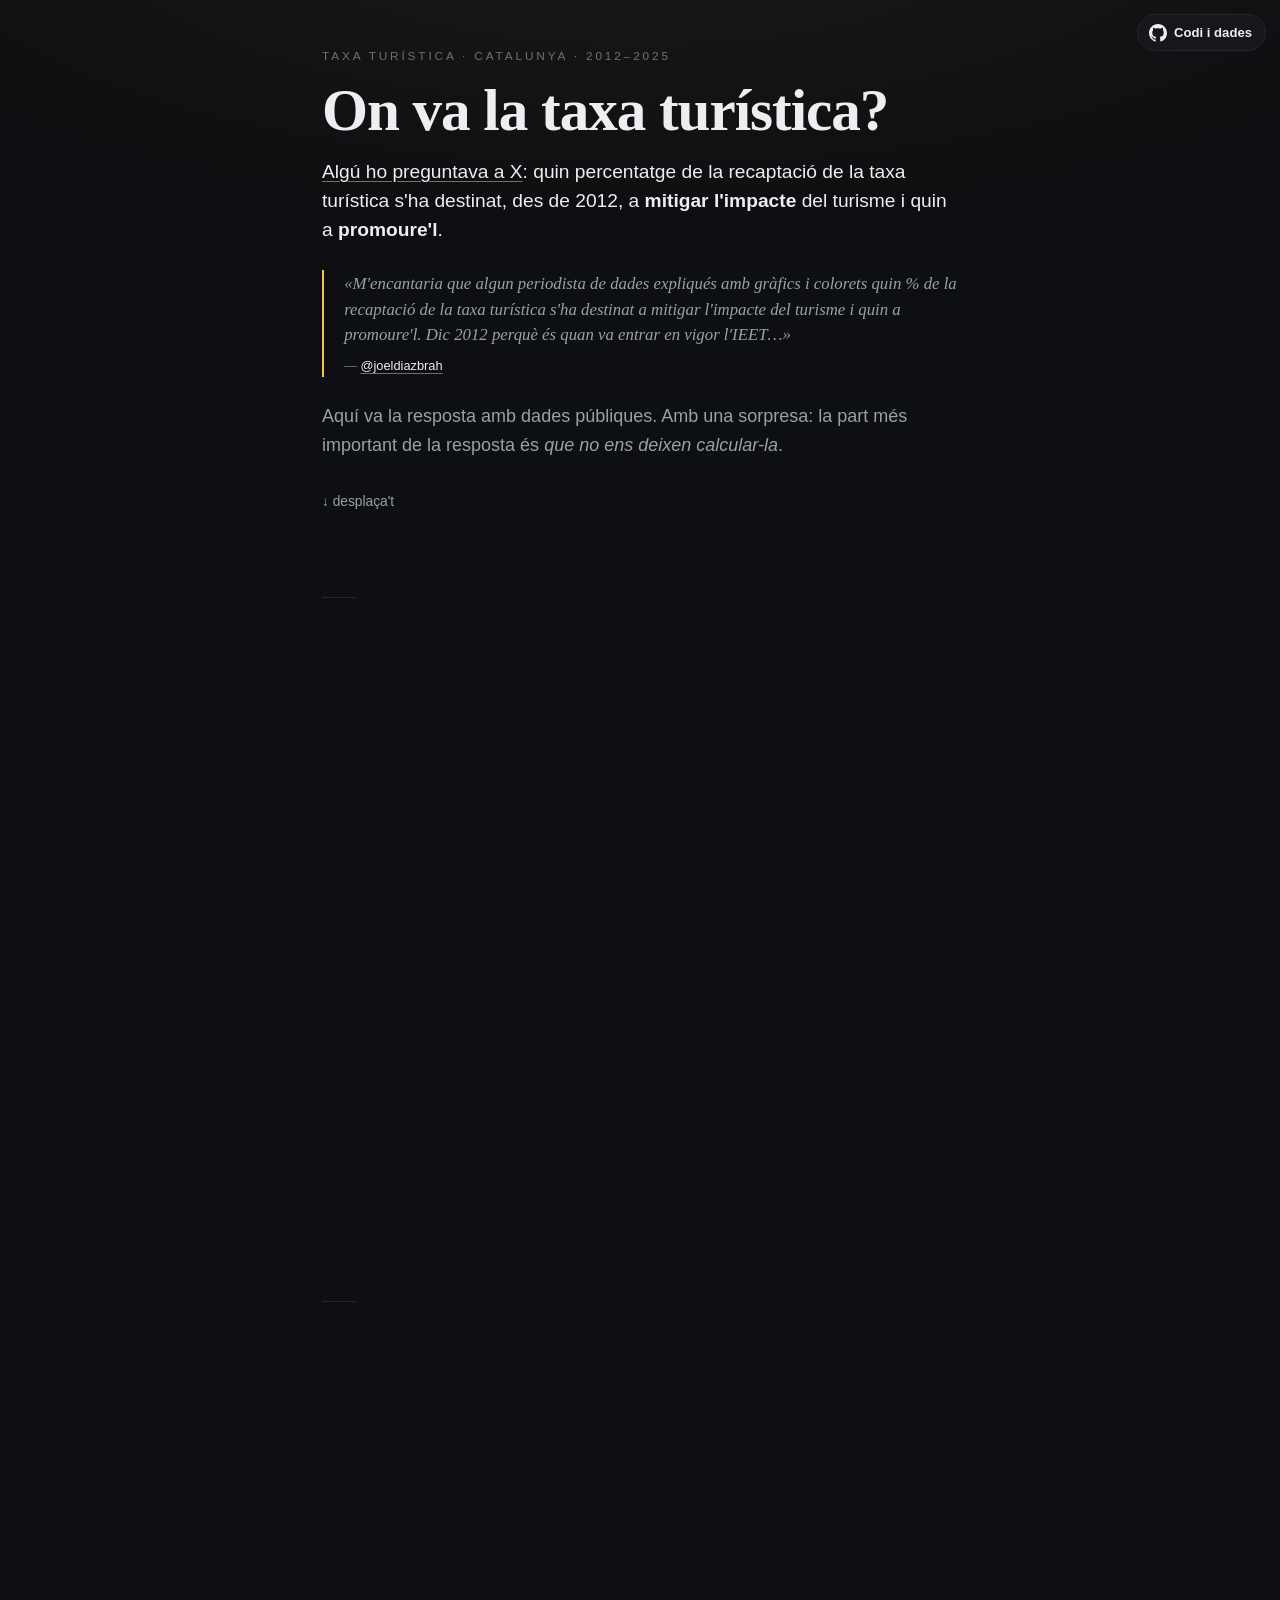
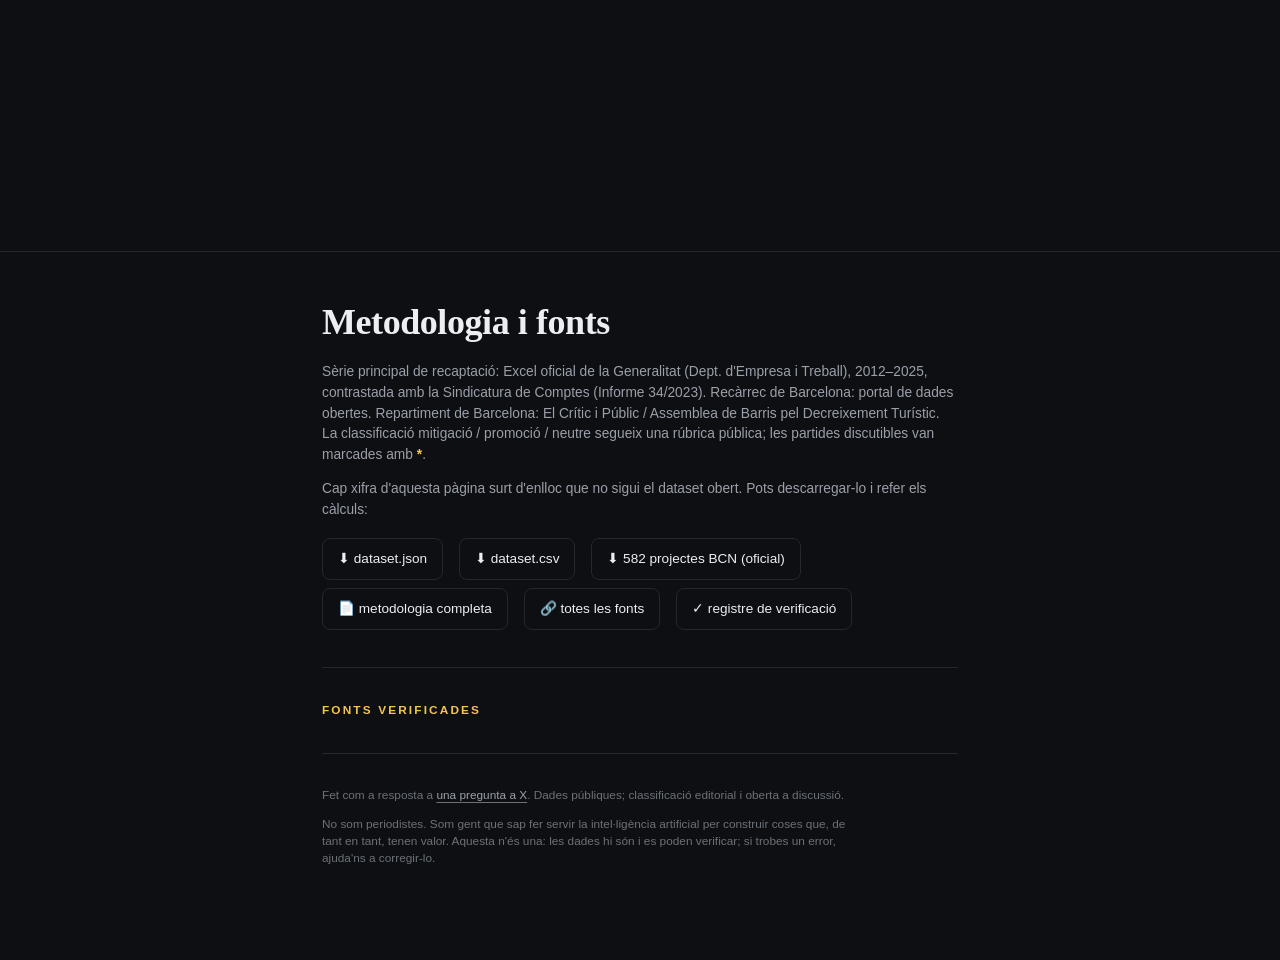
<file: index.template.html>
<!DOCTYPE html>
<html lang="ca">
<head>
<meta charset="utf-8">
<meta name="viewport" content="width=device-width, initial-scale=1">
<title>On va la taxa turística? · Catalunya 2012–2025</title>
<link rel="icon" type="image/svg+xml" href="favicon.svg">
<meta name="description" content="Quina part de la taxa turística catalana s'ha destinat a mitigar l'impacte del turisme i quina a promoure'l, des de 2012. Amb dades públiques i verificables.">
<meta property="og:title" content="On va la taxa turística?">
<meta property="og:description" content="Mitigar l'impacte del turisme o promoure'l? El que diuen — i el que amaguen — les dades públiques de la taxa turística catalana des de 2012.">
<meta property="og:type" content="website">
<meta name="twitter:card" content="summary_large_image">
<style>
/*__FONTS__*/
  :root{
    --bg:#0e0f12; --panel:#15171c; --line:#23272f;
    --ink:#eceef1; --muted:#9aa0aa; --faint:#6b7178;
    --promo:#e4572e; --mitig:#3aaf6c; --neutre:#8a8f98;
    --accent:#f5c451;
    --serif:"Newsreader","Iowan Old Style","Palatino Linotype",Palatino,"Hoefler Text",Georgia,"Times New Roman",serif;
    --sans:-apple-system,BlinkMacSystemFont,"Segoe UI",Roboto,Helvetica,Arial,sans-serif;
    --maxw:680px;
    --sp:clamp(2.4rem,5.2vh,3.6rem);
  }
  *{box-sizing:border-box}
  html{scroll-behavior:smooth}
  body{
    margin:0;background:var(--bg);color:var(--ink);
    font-family:var(--sans);font-size:18px;line-height:1.6;
    font-feature-settings:"kern" 1;
    -webkit-font-smoothing:antialiased;text-rendering:optimizeLegibility;
  }
  body::before{content:"";position:fixed;inset:0;z-index:-1;pointer-events:none;
    background:radial-gradient(120% 60% at 50% -10%, rgba(245,196,81,.06), transparent 60%)}
  #progress{position:fixed;top:0;left:0;height:3px;width:0;background:var(--accent);z-index:50;transition:width .1s linear}
  .ghbtn{position:fixed;top:14px;right:14px;z-index:60;display:inline-flex;align-items:center;gap:7px;
    background:var(--panel);border:1px solid var(--line);border-radius:999px;padding:7px 13px 7px 11px;
    color:var(--ink);text-decoration:none;font-size:.82rem;font-weight:600;backdrop-filter:blur(6px)}
  .ghbtn:hover{border-color:var(--accent)}
  .ghbtn svg{width:18px;height:18px;fill:currentColor}
  @media (max-width:520px){ .ghbtn span{display:none} .ghbtn{padding:8px} }
  .contrib{background:var(--panel);border:1px solid var(--line);border-radius:14px;padding:26px 24px}
  .contrib .btnrow{margin-top:1.1em}
  .btn{display:inline-flex;align-items:center;gap:8px;margin:.3em 10px .3em 0;padding:11px 18px;border-radius:9px;
    text-decoration:none;font-size:.9rem;font-weight:600}
  .btn-primary{background:var(--accent);color:#0e0f12}
  .btn-ghost{background:transparent;color:var(--ink);border:1px solid var(--line)}
  .btn-ghost:hover{border-color:var(--accent)}
  .btn svg{width:18px;height:18px;fill:currentColor}
  .wrap{max-width:var(--maxw);margin:0 auto;padding:0 22px}
  section{padding:var(--sp) 0}
  /* filet editorial centrat entre seccions (no a la primera) */
  main > section + section > .wrap{position:relative}
  main > section + section > .wrap::before{
    content:"";position:absolute;top:calc(var(--sp) * -0.5);left:22px;width:34px;height:1px;background:var(--line)}
  .scene{opacity:0;transform:translateY(14px);transition:opacity .55s ease,transform .55s ease}
  .scene.in{opacity:1;transform:none}
  h1{font-family:var(--serif);font-weight:700;font-size:clamp(2.3rem,7.4vw,3.7rem);line-height:1.02;letter-spacing:-.018em;margin:.1em 0 .3em}
  h2{font-family:var(--serif);font-weight:700;font-size:clamp(1.55rem,4.6vw,2.25rem);line-height:1.1;letter-spacing:-.012em;margin:.1em 0 .55em}
  h3{font-size:.74rem;text-transform:uppercase;letter-spacing:.18em;color:var(--accent);font-weight:700;margin:0 0 .95em}
  p{margin:0 0 1em}
  .lede{font-size:1.2rem;line-height:1.5;color:var(--ink)}
  .muted{color:var(--muted)}
  .small{font-size:.86rem;line-height:1.5}
  a{color:var(--ink);text-decoration:underline;text-decoration-color:var(--faint);text-underline-offset:3px}
  a:hover{text-decoration-color:var(--accent)}
  .kicker{font-size:.74rem;text-transform:uppercase;letter-spacing:.24em;color:var(--faint);margin-bottom:1.2em}
  .tweet{border-left:2px solid var(--accent);padding:.1em 0 .1em 1.2em;margin:1.5em 0;color:var(--muted);font-style:italic;font-family:var(--serif);font-size:1.05rem;line-height:1.5}
  .tweet .cite{display:block;margin-top:.7em;font-style:normal;font-family:var(--sans);font-size:.8rem;color:var(--faint)}
  .big-stat{font-family:var(--serif);font-size:clamp(3.4rem,17vw,7.5rem);line-height:.86;font-weight:700;letter-spacing:-.03em;font-variant-numeric:lining-nums tabular-nums}
  .big-stat.promo{color:var(--promo)}
  .big-stat.hole{color:var(--accent)}
  .chip{display:inline-flex;align-items:center;gap:.45em;font-size:.8rem;color:var(--muted);margin:.2em .8em .2em 0}
  .dot{width:.7em;height:.7em;border-radius:2px;display:inline-block}
  figure{margin:1.5em 0}
  figcaption{font-size:.8rem;color:var(--faint);margin-top:.7em;line-height:1.45}
  .src{font-size:.74rem;color:var(--faint);line-height:1.45}
  .src a{color:var(--muted)}
  .callout{background:var(--panel);border:1px solid var(--line);border-radius:10px;padding:20px 22px;margin:1.4em 0}
  .callout.warn{border-color:#3a3320;background:#17140d}
  .quote{font-family:var(--serif);font-size:1.3rem;line-height:1.42;color:var(--ink);margin:.1em 0 .5em;text-wrap:balance}
  table.note{width:100%;border-collapse:collapse;font-size:.84rem;margin-top:.6em}
  table.note td{padding:.4em 0;border-bottom:1px solid var(--line);vertical-align:top}
  table.note td:last-child{text-align:right;white-space:nowrap;padding-left:14px;color:var(--ink);font-variant-numeric:lining-nums tabular-nums}
  .star{color:var(--accent);font-weight:700}
  svg{display:block;width:100%;height:auto;overflow:visible}
  .axis{fill:var(--faint);font-size:11px;font-family:var(--sans);font-variant-numeric:tabular-nums}
  .barlabel{fill:var(--ink);font-size:12px;font-family:var(--sans)}
  .barval{fill:var(--muted);font-size:12px;font-family:var(--sans);font-variant-numeric:tabular-nums}
  .legend{display:flex;flex-wrap:wrap;gap:2px 0;margin:.4em 0 0}
  .toggle{display:inline-flex;gap:6px;margin:.4em 0 1em;flex-wrap:wrap}
  .toggle button{background:var(--panel);color:var(--muted);border:1px solid var(--line);border-radius:999px;padding:6px 13px;font:inherit;font-size:.8rem;cursor:pointer}
  .toggle button[aria-pressed=true]{color:var(--bg);background:var(--accent);border-color:var(--accent);font-weight:600}
  .srcline{margin-top:.5em;font-size:.76rem;line-height:1.9}
  .srcline a{color:var(--muted);margin-right:.5em;border:1px solid var(--line);border-radius:6px;padding:3px 8px;text-decoration:none;white-space:nowrap;display:inline-block}
  .srcline a:hover{border-color:var(--accent);color:var(--ink)}
  .srcline a .ok{color:var(--mitig);font-weight:700}
  .fin{margin:1.4em 0 0}
  .fin-row{display:flex;gap:12px;align-items:baseline;padding:.6em 0;border-top:1px solid var(--line)}
  .fin-code{flex:none;width:1.5em;height:1.5em;border-radius:5px;display:inline-flex;align-items:center;justify-content:center;
    font-family:var(--serif);font-weight:700;font-size:.85rem;color:#0e0f12}
  .fin-txt{flex:1;font-size:.92rem;line-height:1.4}
  .fin-tag{flex:none;font-size:.7rem;text-transform:uppercase;letter-spacing:.08em;color:var(--muted);align-self:center}
  .fin-punch{margin-top:1.1em;font-family:var(--serif);font-size:1.12rem;line-height:1.4;color:var(--ink)}
  .regsrc{font-size:.74rem;margin-top:.5em;display:inline-block;color:var(--muted);text-decoration:none;border-bottom:1px solid var(--line)}
  .regsrc:hover{color:var(--ink);border-color:var(--accent)}
  .srclist{list-style:none;padding:0;margin:.4em 0 0;font-size:.82rem}
  .srclist li{padding:.7em 0;border-bottom:1px solid var(--line)}
  .srclist a{color:var(--ink)}
  .srclist .meta{color:var(--faint);display:block;margin-top:.2em;line-height:1.5}
  .ok{color:var(--mitig);font-weight:700}
  footer{padding:var(--sp) 0 9vh;color:var(--muted);font-size:.86rem;border-top:1px solid var(--line);margin-top:var(--sp)}
  footer h2{color:var(--ink)}
  .dl{display:inline-block;margin:.3em 12px .3em 0;padding:9px 15px;border:1px solid var(--line);border-radius:8px;text-decoration:none;color:var(--ink);font-size:.85rem}
  .dl:hover{border-color:var(--accent)}
  hr{border:0;border-top:1px solid var(--line);margin:2.4em 0}
  code{background:#1f232a;border:1px solid var(--line);border-radius:4px;padding:1px 5px;font-size:.86em}
  .anno{fill:var(--faint);font-size:10.5px}
  @media (max-width:520px){ body{font-size:17px} section{padding:7vh 0} }
</style>
</head>
<body>
<div id="progress"></div>
<a class="ghbtn" href="https://github.com/comlaterra/taxa-turistica-catalunya" target="_blank" rel="noopener noreferrer" aria-label="Veure el codi i les dades a GitHub">
  <svg viewBox="0 0 16 16" aria-hidden="true"><path d="M8 0C3.58 0 0 3.58 0 8c0 3.54 2.29 6.53 5.47 7.59.4.07.55-.17.55-.38 0-.19-.01-.82-.01-1.49-2.01.37-2.53-.49-2.69-.94-.09-.23-.48-.94-.82-1.13-.28-.15-.68-.52-.01-.53.63-.01 1.08.58 1.23.82.72 1.21 1.87.87 2.33.66.07-.52.28-.87.51-1.07-1.78-.2-3.64-.89-3.64-3.95 0-.87.31-1.59.82-2.15-.08-.2-.36-1.02.08-2.12 0 0 .67-.21 2.2.82.64-.18 1.32-.27 2-.27.68 0 1.36.09 2 .27 1.53-1.04 2.2-.82 2.2-.82.44 1.1.16 1.92.08 2.12.51.56.82 1.27.82 2.15 0 3.07-1.87 3.75-3.65 3.95.29.25.54.73.54 1.48 0 1.07-.01 1.93-.01 2.2 0 .21.15.46.55.38A8.013 8.013 0 0016 8c0-4.42-3.58-8-8-8z"/></svg>
  <span>Codi i dades</span>
</a>

<main>
  <section id="intro">
    <div class="wrap scene in">
      <div class="kicker">Taxa turística · Catalunya · 2012–2025</div>
      <h1>On va la taxa turística?</h1>
      <p class="lede"><a href="https://x.com/joeldiazbrah/status/2061476681865384081"
      target="_blank" rel="noopener noreferrer">Algú ho preguntava a X</a>: quin percentatge de la
      recaptació de la taxa turística s'ha destinat, des de 2012, a <strong>mitigar
      l'impacte</strong> del turisme i quin a <strong>promoure'l</strong>.</p>
      <div class="tweet">«M'encantaria que algun periodista de dades expliqués amb gràfics i
      colorets quin % de la recaptació de la taxa turística s'ha destinat a mitigar l'impacte del
      turisme i quin a promoure'l. Dic 2012 perquè és quan va entrar en vigor l'IEET…»
      <span class="cite">— <a href="https://x.com/joeldiazbrah/status/2061476681865384081"
      target="_blank" rel="noopener noreferrer">@joeldiazbrah</a></span></div>
      <p class="muted">Aquí va la resposta amb dades públiques. Amb una sorpresa: la part més
      important de la resposta és <em>que no ens deixen calcular-la</em>.</p>
      <p class="small muted" style="margin-top:2.4em">↓ desplaça't</p>
    </div>
  </section>

  <section id="recaptacio">
    <div class="wrap">
      <div class="scene"><h3>1 · El denominador</h3>
      <h2>Primer, de quants diners parlem</h2>
      <p>L'IEET és vigent des de l'1 de novembre de 2012. Aquesta és la recaptació real, any a
      any, segons les xifres oficials de la Generalitat (i contrastades amb la Sindicatura de
      Comptes). De pocs milions a gairebé <strong>95 milions l'any</strong>.</p>
      </div>
      <figure class="scene">
        <div class="toggle" id="recToggle">
          <button data-mode="ieet" aria-pressed="true">IEET (Generalitat)</button>
          <button data-mode="both" aria-pressed="false">+ recàrrec de Barcelona</button>
        </div>
        <div id="chart-recaptacio"></div>
        <figcaption>Recaptació anual en milions d'euros. <span class="muted">2012 i 2025 són anys
        parcials.</span></figcaption>
        <div class="src" data-src="excel_gencat,socrata_q4sr,sindicatura_34_2023">Font: Generalitat,
        Dept. d'Empresa i Treball (Excel oficial 2012–2025); recàrrec de Barcelona via dades
        obertes. Contrast: Sindicatura de Comptes, Informe 34/2023.</div>
      </figure>
    </div>
  </section>

  <section id="pregunta">
    <div class="wrap scene">
      <h3>2 · La pregunta</h3>
      <h2>«…i on van, aquests diners?»</h2>
      <p>La llei envia la recaptació a un fons amb un nom que ja és tota una declaració
      d'intencions: el <strong>Fons per al Foment del Turisme</strong>. <em>Foment</em>, no
      mitigació.</p>
      <div id="regimes"></div>
      <div id="finalitats" class="scene"></div>
    </div>
  </section>

  <section id="forat">
    <div class="wrap">
      <div class="scene" style="text-align:center">
        <h3 style="color:var(--accent)">3 · El forat negre</h3>
        <div class="big-stat hole">50%</div>
        <p class="lede" style="margin-top:.6em">del Fons el gestiona la Generalitat sense dir
        públicament en què el gasta.</p>
      </div>
      <div class="scene callout warn">
        <p class="quote">«Per al 50% restant del Fons… el Comitè bilateral <strong>no detalla ni
        especifica les actuacions o finalitats concretes</strong> a què s'ha de destinar
        l'import.»</p>
        <p class="src">— Sindicatura de Comptes de Catalunya, <a
        href="https://www.sindicatura.cat/documents/36414/85841/2023_34_es.pdf" target="_blank"
        rel="noopener noreferrer">Informe 34/2023</a> (fiscalització de l'exercici 2021, p. 24–26).
        Traducció del castellà.</p>
      </div>
      <div class="scene">
        <p>Aquest és el moll de l'os. <strong>El percentatge exacte mitigació-vs-promoció a
        escala de Catalunya no es pot calcular</strong> — no perquè no s'hagi mirat prou, sinó
        perquè <strong>l'administració no ho publica</strong>. I aquesta opacitat ja és una
        resposta a la pregunta del tuit.</p>
        <p>No és l'única veu que ho constata. El <strong>pressupost</strong> de la Generalitat
        dedica 217,2 M€ al programa de turisme (2024), però el desglossa <strong>només per capítol
        econòmic, mai per finalitat</strong>. I la pròpia <strong>Ivàlua</strong> — l'institut
        públic d'avaluació de polítiques — analitza l'impost i acaba <strong>recomanant que
        s'avaluï l'ús dels recursos</strong>: és a dir, reconeix que avui no se sap.</p>
        <div class="src" data-src="ivalua_ieet,pressupost_651">Fonts: Ivàlua (2024); memòria de
        pressupostos de la Generalitat (programa 651).</div>
        <p class="muted" style="margin-top:1.2em">Però sí que podem mirar dues coses que <em>sí</em>
        són públiques: a qui van a parar els diners, i el cas de Barcelona, on el detall existeix.</p>
      </div>
    </div>
  </section>

  <section id="proxy">
    <div class="wrap">
      <div class="scene"><h3>4 · El que sí es veu (Generalitat)</h3>
      <h2>A qui transfereix la Generalitat</h2>
      <p>No sabem la finalitat euro a euro, però sí <strong>el destinatari</strong>. De la part
      del Fons que gestiona la Generalitat, l'exercici 2021, gairebé tot va a dos
      <strong>ens de promoció</strong>: l'Agència Catalana de Turisme i Circuits de
      Catalunya.</p>
      </div>
      <figure class="scene">
        <div id="chart-distribucio"></div>
        <div class="legend" id="legend-cats"></div>
        <figcaption>Transferències del Fons per destinatari, 2021, en milions d'euros.</figcaption>
        <div class="src" data-src="sindicatura_34_2023">Font: Sindicatura de Comptes, Informe
        34/2023 (obligacions reconegudes, exercici 2021).</div>
      </figure>
      <div class="scene callout">
        <p style="margin:0">L'<strong>Agència Catalana de Turisme</strong> i <strong>Circuits de
        Catalunya</strong> són, tots dos, organismes de <span style="color:var(--promo)">promoció
        turística</span>. La despesa identificable en <span
        style="color:var(--mitig)">mitigar</span> l'impacte, en canvi, queda dins el 50% que «no
        es detalla».</p>
      </div>
    </div>
  </section>

  <section id="barcelona">
    <div class="wrap">
      <div class="scene"><h3>5 · El cas Barcelona</h3>
      <h2>Aquí la dada sí existeix</h2>
      <p>A Barcelona, l'Ajuntament publica la <strong>llista oficial de projectes</strong>
      finançats amb l'impost. L'hem agafada sencera — <strong>582 partides, 162,2 M€</strong>
      (2014–2025) — i hem classificat cada euro. El resultat parla sol.</p>
      </div>
      <figure class="scene">
        <div id="chart-bcn"></div>
        <div class="legend" id="legend-cats2"></div>
        <figcaption>Repartiment dels 582 projectes oficials de Barcelona (2014–2025), per
        categoria. <span class="muted">Classificació pròpia segons la rúbrica pública.</span></figcaption>
        <div class="src" data-src="bcn_projects_pdf">Font: document oficial de projectes IEET de
        l'Ajuntament de Barcelona, extret per OCR i verificat. Llista completa descarregable.</div>
      </figure>
      <div class="scene">
        <table class="note" id="bcn-table"></table>
      </div>
      <div class="scene callout">
        <p style="margin:0 0 .6em"><strong>I no és només la nostra lectura.</strong> Dues
        reconstruccions independents arriben al mateix lloc. <strong>39 milions</strong> —
        el 43% — van anar directament a <strong>Turisme de Barcelona</strong>, el consorci
        público-privat dirigit pels hotelers (investigació d'<a
        href="https://www.elcritic.cat/investigacio/un-consorci-dirigit-pels-hotelers-ha-rebut-39-milions-publics-de-la-taxa-turistica-195808"
        target="_blank" rel="noopener noreferrer">El Crític</a>). I l'<a href="https://assembleabarris.wordpress.com/2024/03/20/taxa-turistica-ni-solucio-ni-gestio-nomes-promocio-i-financament-de-turisme-de-barcelona/"
        target="_blank" rel="noopener noreferrer">Assemblea de Barris pel Decreixement
        Turístic</a>, amb una petició d'accés a la informació (difós per <a
        href="https://www.diaripublic.cat/90-recaptacio-taxa-turistica-barcelona-els-darrers-10-anys-s-destinat-promocio-turisme.html"
        target="_blank" rel="noopener noreferrer">Públic</a>):</p>
        <div class="big-stat promo" style="font-size:clamp(2.4rem,12vw,5rem)">90%</div>
        <p class="muted" style="margin:.2em 0 .8em">de la recaptació de la dècada (81 M€ de 91) a
        finalitats de foment del turisme. Pràcticament res a revertir-ne els impactes.</p>
        <p class="small" style="margin:0"><strong>I els 39 M€?</strong> Segons l'Assemblea,
        Turisme de Barcelona <strong>no n'ha justificat la finalitat</strong> — ni en les dades
        transferides ni en les seves memòries i pressupostos.</p>
        <div class="src" data-src="assemblea_abdt,diaripublic" style="margin-top:.8em">Font:
        anàlisi de l'Assemblea de Barris (petició d'accés a la informació), 2013–2022.</div>
      </div>
    </div>
  </section>

  <section id="conclusio">
    <div class="wrap scene">
      <h3>6 · La resposta</h3>
      <h2>Llavors, quin percentatge?</h2>
      <p>La resposta honesta té tres capes:</p>
      <div class="callout">
        <p style="margin:0 0 .8em"><span class="dot" style="background:var(--neutre)"></span>
        <strong>A escala de Catalunya: no es pot saber.</strong> La Generalitat no publica la
        despesa del Fons per finalitat. Que la pregunta no tingui resposta pública, en un impost
        que ja recapta ~95 M€/any, <em>és</em> la troballa.</p>
        <p style="margin:0 0 .8em"><span class="dot" style="background:var(--promo)"></span>
        <strong>Pel destinatari: el gruix, a promoció.</strong> El 2021, de la part que gestiona
        la Generalitat, gairebé tot va a l'ACT i a Circuits — ens de promoció. La mitigació no
        apareix com a partida pròpia.</p>
        <p style="margin:0"><span class="dot" style="background:var(--promo)"></span>
        <strong>A Barcelona, on hi ha la llista oficial: 59% a promoció, 10% a mitigació.</strong>
        Dels 582 projectes (162,2 M€), el gruix va a promoure el turisme; mitigar-ne l'impacte
        (agents cívics, bus, inspecció) és minoritari.</p>
      </div>
      <p>El fons es diu, literalment, «de Foment del Turisme». Les dades que <em>sí</em> existeixen
      hi apunten en la mateixa direcció. I la dada que ho tancaria del tot… no es publica.</p>
    </div>
  </section>

  <section id="contribueix">
    <div class="wrap scene">
      <h3>7 · Obert a tothom</h3>
      <h2>Hi trobes un error? Tens una dada millor?</h2>
      <p>Tot el codi i totes les dades són <strong>públics i de domini públic</strong> (CC0). La
      classificació promoció / mitigació és, per força, editorial — i per això està
      <strong>oberta a discussió</strong>. Hi ha dues maneres de col·laborar, segons si vols posar
      les mans a la massa o no.</p>
      <div class="contrib">
        <p style="margin:0 0 .3em"><strong>1 · Demana o avisa — sense tocar codi.</strong></p>
        <p class="small muted" style="margin:0">Tens una idea, vols una funcionalitat o has vist
        una dada que no quadra? Obre un <em>Issue</em> amb un formulari senzill, en català, i ja
        ens n'encarreguem. No cal saber programar.</p>
        <div class="btnrow">
          <a class="btn btn-primary" href="https://github.com/comlaterra/taxa-turistica-catalunya/issues/new/choose" target="_blank" rel="noopener noreferrer">
            <svg viewBox="0 0 16 16" aria-hidden="true"><path d="M8 0C3.58 0 0 3.58 0 8c0 3.54 2.29 6.53 5.47 7.59.4.07.55-.17.55-.38 0-.19-.01-.82-.01-1.49-2.01.37-2.53-.49-2.69-.94-.09-.23-.48-.94-.82-1.13-.28-.15-.68-.52-.01-.53.63-.01 1.08.58 1.23.82.72 1.21 1.87.87 2.33.66.07-.52.28-.87.51-1.07-1.78-.2-3.64-.89-3.64-3.95 0-.87.31-1.59.82-2.15-.08-.2-.36-1.02.08-2.12 0 0 .67-.21 2.2.82.64-.18 1.32-.27 2-.27.68 0 1.36.09 2 .27 1.53-1.04 2.2-.82 2.2-.82.44 1.1.16 1.92.08 2.12.51.56.82 1.27.82 2.15 0 3.07-1.87 3.75-3.65 3.95.29.25.54.73.54 1.48 0 1.07-.01 1.93-.01 2.2 0 .21.15.46.55.38A8.013 8.013 0 0016 8c0-4.42-3.58-8-8-8z"/></svg>
            Demanar o reportar
          </a>
        </div>
        <hr style="margin:1.6em 0">
        <p style="margin:0 0 .3em"><strong>2 · Fes el canvi tu mateix/a.</strong></p>
        <p class="small muted" style="margin:0">Si vols editar dades, classificacions o codi, els
        canvis entren per <em>Pull Request</em> (la branca <code>master</code> està protegida).
        Tota dada nova ha de portar una font verificable.</p>
        <div class="btnrow">
          <a class="btn btn-ghost" href="https://github.com/comlaterra/taxa-turistica-catalunya" target="_blank" rel="noopener noreferrer">Repositori a GitHub</a>
          <a class="btn btn-ghost" href="https://github.com/comlaterra/taxa-turistica-catalunya/blob/master/CONTRIBUTING.md" target="_blank" rel="noopener noreferrer">Com contribuir →</a>
        </div>
      </div>
    </div>
  </section>

  <footer>
    <div class="wrap">
      <h2>Metodologia i fonts</h2>
      <p class="small">Sèrie principal de recaptació: Excel oficial de la Generalitat (Dept.
      d'Empresa i Treball), 2012–2025, contrastada amb la Sindicatura de Comptes (Informe
      34/2023). Recàrrec de Barcelona: portal de dades obertes. Repartiment de Barcelona: El
      Crític i Públic / Assemblea de Barris pel Decreixement Turístic. La classificació
      mitigació / promoció / neutre segueix una rúbrica pública; les partides discutibles van
      marcades amb <span class="star">*</span>.</p>
      <p class="small">Cap xifra d'aquesta pàgina surt d'enlloc que no sigui el dataset obert.
      Pots descarregar-lo i refer els càlculs:</p>
      <p>
        <a class="dl" href="data/dataset.json">⬇ dataset.json</a>
        <a class="dl" href="data/dataset.csv">⬇ dataset.csv</a>
        <a class="dl" href="data/bcn_projectes_oficial.json">⬇ 582 projectes BCN (oficial)</a>
        <a class="dl" href="METODOLOGIA.md">📄 metodologia completa</a>
        <a class="dl" href="data/fonts.md">🔗 totes les fonts</a>
        <a class="dl" href="data/verificacio.md">✓ registre de verificació</a>
      </p>
      <hr>
      <h3 style="margin-bottom:.8em">Fonts verificades</h3>
      <p class="src" id="verified-note"></p>
      <ul id="source-list" class="srclist"></ul>
      <hr>
      <p class="src" id="updated"></p>
      <p class="src">Fet com a resposta a <a href="https://x.com/joeldiazbrah/status/2061476681865384081"
      target="_blank" rel="noopener noreferrer">una pregunta a X</a>. Dades públiques; classificació
      editorial i oberta a discussió.</p>
      <p class="src" style="margin-top:1em;max-width:46em">No som periodistes. Som gent que sap fer
      servir la intel·ligència artificial per construir coses que, de tant en tant, tenen valor.
      Aquesta n'és una: les dades hi són i es poden verificar; si trobes un error, ajuda'ns a
      corregir-lo.</p>
    </div>
  </footer>
</main>

<script id="dataset" type="application/json">__DATASET__</script>
<script>
(function(){
  "use strict";
  var DATA = JSON.parse(document.getElementById('dataset').textContent);
  var C = {promocio:'#e4572e', mitigacio:'#3aaf6c', neutre:'#8a8f98'};
  var CLABEL = {promocio:'Promoció', mitigacio:'Mitigació', neutre:'Neutre / mixt'};
  var eu = new Intl.NumberFormat('ca-ES');
  function m(n){ return (n/1e6); }
  function fmtM(n){ return eu.format(Math.round(m(n)*10)/10); }
  function esc(s){ return String(s).replace(/[&<>"']/g,function(c){
    return {'&':'&amp;','<':'&lt;','>':'&gt;','"':'&quot;',"'":'&#39;'}[c]; }); }
  function el(tag,attrs,children){
    var e=document.createElementNS('http://www.w3.org/2000/svg',tag);
    for(var k in attrs){ e.setAttribute(k, attrs[k]); }
    (children||[]).forEach(function(c){ e.appendChild(c); });
    return e;
  }
  function txt(x,y,s,cls,extra){
    var t=el('text',Object.assign({x:x,y:y,'class':cls||''},extra||{}));
    t.textContent=s; return t;
  }

  /* ---------- Chart 1: recaptació (yearly columns) ---------- */
  var recMode='ieet';
  function drawRecaptacio(){
    var box=document.getElementById('chart-recaptacio'); box.innerHTML='';
    var rows=DATA.recaptacio.rows;
    var W=720,H=360, padL=34,padR=10,padT=18,padB=46;
    var iw=W-padL-padR, ih=H-padT-padB;
    var max= recMode==='both'
      ? Math.max.apply(null,rows.map(function(r){return r.ieet+r.recarrec_bcn;}))
      : Math.max.apply(null,rows.map(function(r){return r.ieet;}));
    max = Math.ceil(max/2e7)*2e7;
    var n=rows.length, gap=8, bw=(iw - gap*(n-1))/n;
    var svg=el('svg',{viewBox:'0 0 '+W+' '+H,role:'img','aria-label':'Recaptació anual de la taxa turística'});
    // gridlines + y labels
    for(var g=0; g<=max; g+=2e7){
      var gy=padT+ih-(g/max)*ih;
      svg.appendChild(el('line',{x1:padL,y1:gy,x2:W-padR,y2:gy,stroke:'#1f232a','stroke-width':1}));
      svg.appendChild(txt(padL-6,gy+3, eu.format(g/1e6),'axis',{'text-anchor':'end'}));
    }
    rows.forEach(function(r,i){
      var x=padL+i*(bw+gap);
      var hIeet=(r.ieet/max)*ih;
      var partial = !!r.partial;
      // IEET bar
      var bar=el('rect',{x:x, y:padT+ih, width:bw, height:0, rx:2,
        fill: partial? '#3a4a6a' : '#5b7fb0', opacity: partial?0.7:1});
      svg.appendChild(bar);
      (function(bar,h){ requestAnimationFrame(function(){
        bar.style.transition='y .9s cubic-bezier(.2,.7,.2,1), height .9s cubic-bezier(.2,.7,.2,1)';
        requestAnimationFrame(function(){ bar.setAttribute('y',padT+ih-h); bar.setAttribute('height',h); });
      }); })(bar,hIeet);
      // recàrrec stacked
      if(recMode==='both' && r.recarrec_bcn>0){
        var hR=(r.recarrec_bcn/max)*ih;
        var rb=el('rect',{x:x, y:padT+ih-hIeet, width:bw, height:0, rx:2, fill:C.promocio, opacity:.92});
        svg.appendChild(rb);
        (function(rb,hI,hh){ requestAnimationFrame(function(){
          rb.style.transition='y 1s ease, height 1s ease';
          requestAnimationFrame(function(){ rb.setAttribute('y',padT+ih-hI-hh); rb.setAttribute('height',hh); });
        }); })(rb,hIeet,hR);
      }
      // x label
      svg.appendChild(txt(x+bw/2, H-padB+16, ("'"+String(r.year).slice(2)), 'axis', {'text-anchor':'middle'}));
      // value on top of tallest full-year bars
      var top = recMode==='both'? (r.ieet+r.recarrec_bcn) : r.ieet;
      if(!partial){
        svg.appendChild(txt(x+bw/2, padT+ih-(top/max)*ih-5, fmtM(top), 'barval', {'text-anchor':'middle','font-size':'10'}));
      }
    });
    // peak annotation
    svg.appendChild(txt(padL, padT-4, 'milions €','axis'));
    box.appendChild(svg);
  }
  document.getElementById('recToggle').addEventListener('click',function(e){
    var b=e.target.closest('button'); if(!b) return;
    recMode=b.getAttribute('data-mode');
    Array.prototype.forEach.call(this.querySelectorAll('button'),function(x){
      x.setAttribute('aria-pressed', x===b ? 'true':'false');
    });
    drawRecaptacio();
  });

  /* ---------- Regimes (timeline) ---------- */
  (function(){
    var host=document.getElementById('regimes'); if(!host) return;
    DATA.regimes.items.forEach(function(it){
      var d=document.createElement('div'); d.className='callout'; d.style.padding='14px 18px';
      d.innerHTML='<strong>'+esc(it.year)+' · '+esc(it.norm)+'</strong><br><span class="muted small">'+esc(it.desc)+'</span>';
      var s=DATA.sources[it.source_id];
      if(s){
        var a=document.createElement('a');
        a.className='regsrc'; a.href=s.url; a.target='_blank'; a.rel='noopener noreferrer';
        a.textContent='Font: '+s.label.split(' — ')[0];
        d.appendChild(document.createElement('br')); d.appendChild(a);
      }
      host.appendChild(d);
    });
  })();

  /* ---------- Finalitats legals del Fons (art. 49) ---------- */
  (function(){
    var host=document.getElementById('finalitats'); if(!host||!DATA.finalitats_legals) return;
    var F=DATA.finalitats_legals, s=DATA.sources[F.source_id];
    var h=document.createElement('div'); h.className='callout';
    var html='<p style="margin:0 0 .2em"><strong>'+esc(F.title)+'</strong> '+
             '<span class="muted small">· '+esc(F.law)+'</span></p>'+
             '<p class="small muted" style="margin:0 0 .4em">'+esc(F.intro)+'</p><div class="fin">';
    F.items.forEach(function(it){
      var star=it.debatable?' <span class="star">*</span>':'';
      html+='<div class="fin-row">'+
        '<span class="fin-code" style="background:'+C[it.cat]+'">'+esc(it.code)+'</span>'+
        '<span class="fin-txt">'+esc(it.text)+star+'</span>'+
        '<span class="fin-tag" style="color:'+C[it.cat]+'">'+CLABEL[it.cat].split(' ')[0]+'</span></div>';
    });
    html+='</div><p class="fin-punch">'+esc(F.punch)+'</p>'+
          '<p class="src" style="margin-top:.6em">'+esc(F.note)+'</p>';
    h.innerHTML=html;
    if(s){ var line=document.createElement('div'); line.className='srcline';
      var a=document.createElement('a'); a.href=s.url; a.target='_blank'; a.rel='noopener noreferrer';
      a.title=s.backs; a.innerHTML=esc(s.label.split(' — ')[0])+' <span class="ok">✓</span>';
      line.appendChild(a); h.appendChild(line); }
    host.appendChild(h);
  })();

  /* ---------- Chart 2: distribució 2021 (horizontal bars) ---------- */
  (function(){
    var box=document.getElementById('chart-distribucio'); if(!box) return;
    var items=DATA.distribucio_generalitat_2021.items.slice().sort(function(a,b){return b.amount-a.amount;});
    var W=720, rowH=44, padL=4, padR=4, top=8;
    var H=top+items.length*rowH+6;
    var max=Math.max.apply(null,items.map(function(i){return i.amount;}));
    var svg=el('svg',{viewBox:'0 0 '+W+' '+H,role:'img','aria-label':'Distribució del fons 2021'});
    var barMax=W-160;
    items.forEach(function(it,i){
      var y=top+i*rowH;
      svg.appendChild(txt(0,y+12,it.dest.length>34?it.dest.slice(0,33)+'…':it.dest,'barlabel'));
      var w=Math.max(2,(it.amount/max)*barMax);
      var bar=el('rect',{x:0,y:y+18,width:0,height:16,rx:3,fill:C[it.category]});
      svg.appendChild(bar);
      (function(bar,w){ requestAnimationFrame(function(){
        bar.style.transition='width 1s cubic-bezier(.2,.7,.2,1)';
        requestAnimationFrame(function(){ bar.setAttribute('width',w); });
      });})(bar,w);
      svg.appendChild(txt(w+8,y+31, fmtM(it.amount)+' M€','barval'));
    });
    box.appendChild(svg);
    legend('legend-cats',['promocio','mitigacio','neutre']);
  })();

  /* ---------- Chart 3: Barcelona stacked bar by category (dada oficial) ---------- */
  (function(){
    var box=document.getElementById('chart-bcn'); if(!box) return;
    var bcn=DATA.barcelona.oficial;
    var catMap={}; bcn.categories.forEach(function(c){ catMap[c.key]=c; });
    var order=['promocio','mitigacio','neutre'];
    var W=720,H=120, padT=10, barH=54, full=W;
    var svg=el('svg',{viewBox:'0 0 '+W+' '+H,role:'img','aria-label':'Repartiment dels projectes oficials de Barcelona'});
    var x=0;
    order.forEach(function(k){
      var c=catMap[k]; var w=(c.amount/bcn.total)*full;
      var seg=el('rect',{x:x,y:padT,width:0,height:barH,fill:C[k]});
      svg.appendChild(seg);
      (function(seg,w){ requestAnimationFrame(function(){
        seg.style.transition='width 1.1s cubic-bezier(.2,.7,.2,1)';
        requestAnimationFrame(function(){ seg.setAttribute('width',w); });
      });})(seg,w);
      if(w>46){
        svg.appendChild(txt(x+8,padT+22,c.pct+'%','barlabel',{'font-weight':'700',fill:'#0e0f12'}));
        svg.appendChild(txt(x+8,padT+40,CLABEL[k],'barlabel',{'font-size':'11',fill:'#0e0f12'}));
      }
      x+=w;
    });
    svg.appendChild(txt(0,padT+barH+22,bcn.n_projects+' projectes oficials · '+fmtM(bcn.total)+' M€ ('+bcn.period+')','barval'));
    box.appendChild(svg);
    legend('legend-cats2',order);

    // table: top projectes oficials
    var tb=document.getElementById('bcn-table');
    bcn.top.forEach(function(it){
      var tr=document.createElement('tr');
      tr.innerHTML='<td><span class="dot" style="background:'+C[it.cat]+'"></span> '+
        esc(it.name)+'</td><td>'+eu.format(Math.round(it.amount/1000))+' k€</td>';
      tb.appendChild(tr);
    });
  })();

  function legend(id,keys){
    var host=document.getElementById(id); if(!host) return;
    keys.forEach(function(k){
      var s=document.createElement('span'); s.className='chip';
      s.innerHTML='<span class="dot" style="background:'+C[k]+'"></span>'+CLABEL[k];
      host.appendChild(s);
    });
  }

  /* ---------- per-figure verified source links ---------- */
  (function(){
    Array.prototype.forEach.call(document.querySelectorAll('.src[data-src]'),function(node){
      var ids=node.getAttribute('data-src').split(',');
      var line=document.createElement('div'); line.className='srcline';
      ids.forEach(function(id){
        var s=DATA.sources[id.trim()]; if(!s) return;
        var a=document.createElement('a');
        a.href=s.url; a.target='_blank'; a.rel='noopener noreferrer';
        a.title=s.backs;
        a.innerHTML=esc(s.label.split(' — ')[0])+' <span class="ok">✓</span>';
        line.appendChild(a);
      });
      node.appendChild(line);
    });
  })();

  /* ---------- footer: verified sources registry ---------- */
  (function(){
    var ul=document.getElementById('source-list'); if(!ul) return;
    var ids=Object.keys(DATA.sources), allok=true;
    ids.forEach(function(id){
      var s=DATA.sources[id]; if(s.http!==200) allok=false;
      var li=document.createElement('li');
      var a=document.createElement('a');
      a.href=s.url; a.target='_blank'; a.rel='noopener noreferrer'; a.textContent=s.label;
      li.appendChild(a);
      var meta=document.createElement('span'); meta.className='meta';
      meta.innerHTML='<span class="ok">✓ HTTP '+s.http+'</span> · verificat '+esc(s.verified)+
        ' · '+esc(s.kind)+'. Sosté: '+esc(s.backs);
      li.appendChild(meta);
      ul.appendChild(li);
    });
    document.getElementById('verified-note').innerHTML =
      (allok?'<span class="ok">Tots els '+ids.length+' enllaços comprovats (HTTP 200)</span>':
              ids.length+' fonts')+
      ' el 2026-06-03. Cada enllaç obre la font original en una pestanya nova.';
  })();

  /* ---------- updated stamp ---------- */
  document.getElementById('updated').textContent =
    'Dades actualitzades: '+DATA.meta.data_updated+' · Cobertura: '+DATA.meta.coverage+'.';

  /* ---------- force every link to open in an external tab ---------- */
  Array.prototype.forEach.call(document.querySelectorAll('a[href]'),function(a){
    a.setAttribute('target','_blank');
    a.setAttribute('rel','noopener noreferrer');
  });

  /* ---------- scroll reveal + progress ---------- */
  var scenes=document.querySelectorAll('.scene');
  if('IntersectionObserver' in window){
    var io=new IntersectionObserver(function(es){
      es.forEach(function(en){ if(en.isIntersecting){ en.target.classList.add('in'); io.unobserve(en.target);} });
    },{threshold:.18});
    scenes.forEach(function(s){ io.observe(s); });
  } else { scenes.forEach(function(s){ s.classList.add('in'); }); }

  var prog=document.getElementById('progress');
  window.addEventListener('scroll',function(){
    var h=document.documentElement;
    var p=h.scrollTop/(h.scrollHeight-h.clientHeight);
    prog.style.width=(p*100)+'%';
  },{passive:true});

  drawRecaptacio();
})();
</script>
</body>
</html>
</file>
